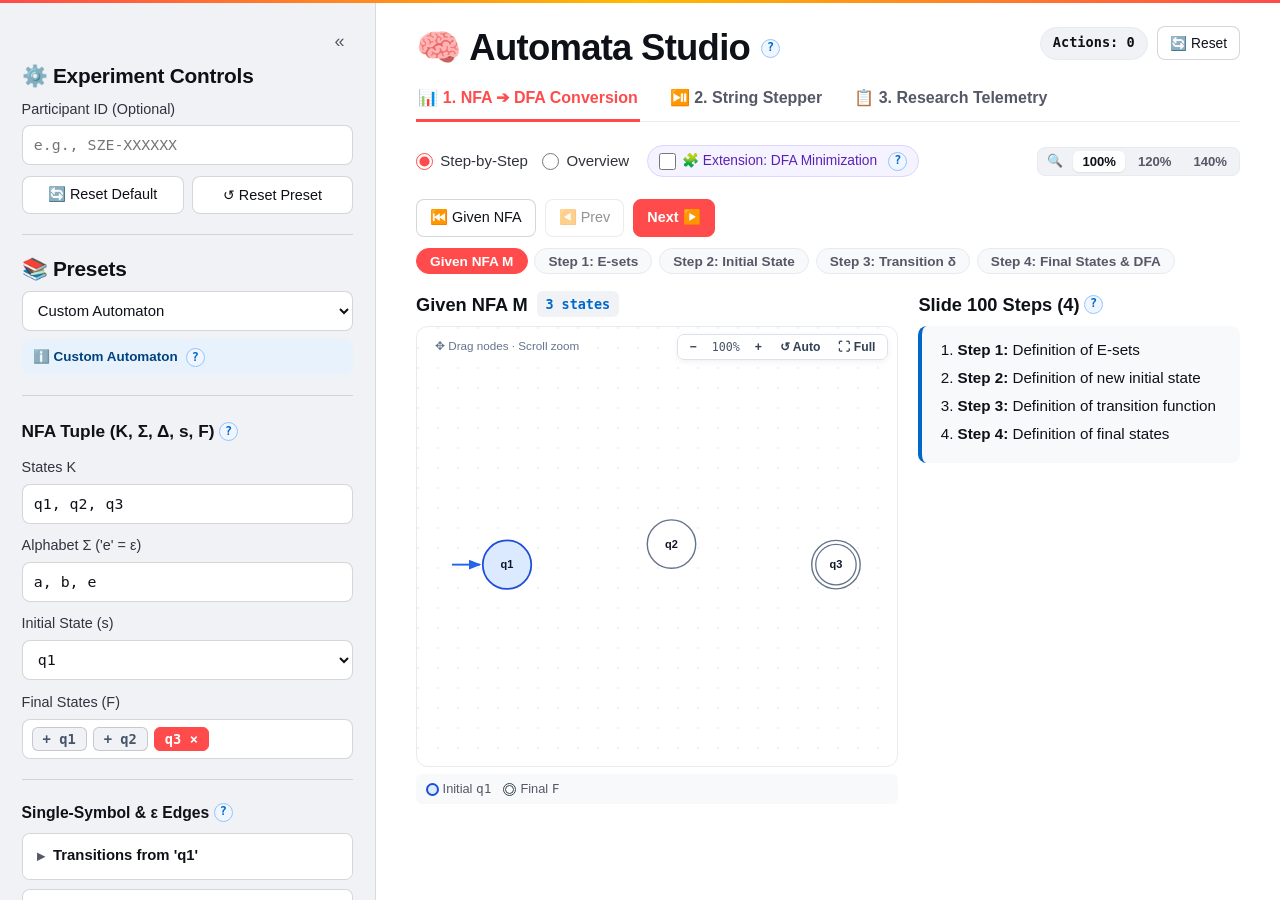
<file: index.html>
<!DOCTYPE html>
<html lang="en">
<head>
<meta charset="UTF-8" />
<meta name="viewport" content="width=device-width, initial-scale=1.0" />
<title>Automata Studio: Cognitive Learning Lab</title>
<link rel="stylesheet" href="./assets/automata-studio.css" />
</head>
<body>
<div class="st-top-ribbon"></div>
<button type="button" class="sidebar-open-fab" onclick="toggleSidebar(false)" title="Expand Sidebar">
<span>»</span> <span>Controls</span>
</button>
<div class="st-app-shell">
<!-- Left Sidebar -->
<aside class="st-sidebar" id="stSidebar">
<button type="button" class="sidebar-collapse-btn" onclick="toggleSidebar(true)" title="Collapse Sidebar">«</button>
<div>
<div style="display:flex;align-items:center;justify-content:space-between;margin-bottom:0.55rem;">
<h2>⚙️ Experiment Controls</h2>
<span id="resetStatusToast" class="hidden" style="font-size:0.82rem;font-weight:700;color:#059669;">✓ Reset</span>
</div>
<label class="st-label" for="participantIdInput">Participant ID (Optional)</label>
<input id="participantIdInput" type="text" placeholder="e.g., SZE-XXXXXX" class="st-input mono" />
<div class="st-btn-row" style="margin-top:0.65rem;">
<button type="button" id="btnSidebarResetDefault" onclick="resetToDefault()" class="st-btn">🔄 Reset Default</button>
<button type="button" id="btnSidebarResetPreset" onclick="resetCurrentPreset()" class="st-btn">↺ Reset Preset</button>
</div>
</div>
<hr class="st-divider" />
<div style="display:flex;flex-direction:column;gap:0.55rem;">
<h2>📚 Presets</h2>
<div>
<select id="presetSelect" class="st-select" aria-label="Select Scenario Preset">
<option value="Custom Automaton">Custom Automaton</option>
<option value="NFA → DFA: Example 1">NFA → DFA: Example 1</option>
<option value="NFA → DFA: Example 2">NFA → DFA: Example 2</option>
<option value="NFA → DFA: Example 3">NFA → DFA: Example 3</option>
<option value="NFA → DFA: Example 4">NFA → DFA: Example 4</option>
<option value="NFA → DFA: Example 5">NFA → DFA: Example 5</option>
</select>
</div>
<div id="scenarioDescriptionBox" class="st-info-box" style="padding:0.5rem 0.7rem;font-size:0.84rem;"></div>
</div>
<hr class="st-divider" />
<div style="display:flex;flex-direction:column;gap:0.65rem;">
<h3 style="display:flex;align-items:center;">
<span>NFA Tuple (K, Σ, Δ, s, F)</span>
<span class="q-help" onmouseenter="logHelpHover('sidebar_nfa_tuple', this)">
<button type="button" class="q-help-btn" onclick="toggleHelpPin(event, 'sidebar_nfa_tuple')" aria-label="NFA specification help">?</button>
<span class="q-help-pop pop-left">Define finite states <code>K</code> (comma-separated, e.g. <code>q1, q2, q3</code>) and single-character alphabet <code>Σ</code> (use <code>e</code> for empty transition <code>ε</code>).</span>
</span>
</h3>
<div>
<label class="st-label" for="statesInput">States K</label>
<input id="statesInput" type="text" value="q1, q2, q3" class="st-input mono" />
</div>
<div>
<label class="st-label" for="alphabetInput">Alphabet Σ ('e' = ε)</label>
<input id="alphabetInput" type="text" value="a, b, e" class="st-input mono" />
</div>
<div>
<label class="st-label" for="startStateSelect">Initial State (s)</label>
<select id="startStateSelect" class="st-select mono"></select>
</div>
<div>
<label class="st-label">Final States (F)</label>
<div id="acceptStatesContainer" class="st-multiselect-box"></div>
</div>
</div>
<hr class="st-divider" />
<div style="display:flex;flex-direction:column;gap:0.5rem;">
<h4 style="display:flex;align-items:center;">
<span>Single-Symbol &amp; ε Edges</span>
<span class="q-help" onmouseenter="logHelpHover('sidebar_single_edges', this)">
<button type="button" class="q-help-btn" onclick="toggleHelpPin(event, 'sidebar_single_edges')" aria-label="Single-symbol edges help">?</button>
<span class="q-help-pop pop-left">Expand any state <code>qi</code> below to toggle outgoing transitions for individual symbols in <code>Σ</code> or <code>ε (e)</code>.</span>
</span>
</h4>
<div id="transitionsBuilderContainer" class="st-expander-stack"></div>
</div>
<hr class="st-divider" />
<div style="display:flex;flex-direction:column;gap:0.5rem;">
<h4 style="display:flex;align-items:center;">
<span>String Transitions (|w| ≥ 2)</span>
<span class="q-help" onmouseenter="logHelpHover('sidebar_string_edges', this)">
<button type="button" class="q-help-btn" onclick="toggleHelpPin(event, 'sidebar_string_edges')" aria-label="String transitions help">?</button>
<span class="q-help-pop pop-left">Add multi-symbol string arcs (e.g. <code>ab</code>, <code>aa</code>, <code>ba</code>, <code>bb</code>). When at least one string arc exists, Slide 100 Step 1 automatically splits it into single-symbol transitions via new states.</span>
</span>
</h4>
<div id="stringRulesListContainer" class="str-rules-list"></div>
<div class="str-add-grid">
<div>
<label class="st-label" for="strFromSelect" style="font-size:0.8rem;">From</label>
<select id="strFromSelect" class="st-select mono" style="padding:0.35rem 0.45rem;"></select>
</div>
<div>
<label class="st-label" for="strLabelInput" style="font-size:0.8rem;">String</label>
<input id="strLabelInput" type="text" placeholder="ab" class="st-input mono" style="padding:0.35rem 0.5rem;" />
</div>
<div>
<label class="st-label" for="strToSelect" style="font-size:0.8rem;">To</label>
<select id="strToSelect" class="st-select mono" style="padding:0.35rem 0.45rem;"></select>
</div>
</div>
<button type="button" id="btnAddStringTransition" onclick="addStringTransitionRule()" class="st-btn" style="width:100%;">
➕ Add String Transition
</button>
<div id="stringRuleErrorBox" class="st-banner st-banner-error hidden" style="margin-bottom:0;font-size:0.84rem;padding:0.55rem 0.75rem;"></div>
</div>
</aside>
<!-- Main Content -->
<main class="st-main">
<div class="st-hero-row" style="margin-bottom:0.55rem;">
<h1 class="st-title" style="display:flex;align-items:center;gap:0.4rem;">
<span>🧠 Automata Studio</span>
<span class="q-help" onmouseenter="logHelpHover('app_overview', this)">
<button type="button" class="q-help-btn" onclick="toggleHelpPin(event, 'app_overview')" aria-label="Application overview">?</button>
<span class="q-help-pop pop-left">Interactive NFA → DFA conversion laboratory aligned with Lecture 5 (Slide 100): automatic 4/5-step detection, E-set &amp; δ path highlighting, character-by-character string tracing, plus an optional DFA Minimization extension.</span>
</span>
</h1>
<div class="st-top-meta">
<span class="st-badge-pill" id="headerSessionBadge">Actions: 0</span>
<button type="button" onclick="resetToDefault()" class="st-btn" style="min-height:34px;padding:0.3rem 0.75rem;font-size:0.86rem;">
🔄 Reset
</button>
</div>
</div>
<!-- Tabs (Strictly 3 Tabs) -->
<nav class="st-tabs">
<button type="button" id="tabBtnPipeline" onclick="switchTab('pipeline')" class="st-tab active">
📊 1. NFA ➔ DFA Conversion
</button>
<button type="button" id="tabBtnStepper" onclick="switchTab('stepper')" class="st-tab">
⏯️ 2. String Stepper
</button>
<button type="button" id="tabBtnTelemetry" onclick="switchTab('telemetry')" class="st-tab">
📋 3. Research Telemetry
</button>
</nav>
<div id="globalValidationErrorBanner" class="st-banner st-banner-error hidden"></div>
<!-- TAB 1: CONVERSION PIPELINE -->
<section id="tabPanelPipeline">
<div class="st-toolbar" style="justify-content:space-between;">
<div style="display:flex;flex-wrap:wrap;align-items:center;gap:1.1rem;">
<div class="st-radio-row" style="gap:0.9rem;">
<label>
<input type="radio" name="pipelineViewMode" value="interactive" checked onchange="setPipelineViewMode(this.value)" />
<span>Step-by-Step</span>
</label>
<label>
<input type="radio" name="pipelineViewMode" value="overview" onchange="setPipelineViewMode(this.value)" />
<span>Overview</span>
</label>
</div>
<span class="ext-toggle-chip">
<label class="st-checkbox-label" style="font-size:0.86rem;color:#5b21b6;gap:0.4rem;">
<input type="checkbox" id="chkOptionalMinDfa" autocomplete="off" onchange="toggleOptionalMinDfa(this.checked)" />
<span>🧩 Extension: DFA Minimization</span>
</label>
<span class="q-help" onmouseenter="logHelpHover('ext_min_toggle', this)">
<button type="button" class="q-help-btn" onclick="toggleHelpPin(event, 'ext_min_toggle')" aria-label="Extension info">?</button>
<span class="q-help-pop pop-left">Optional extension beyond the core 4–5 NFA → DFA steps (Slide 100). Walks group-by-group through Moore partition refinement (<code>P0 → Pr → Minimized DFA</code>).</span>
</span>
</span>
</div>
<div class="zoom-group" title="Adjust diagram magnification">
<span style="font-size:0.8rem;padding:0 6px;color:var(--st-muted);">🔍</span>
<button type="button" class="zoom-btn active" onclick="setDiagramScale(1, this)">100%</button>
<button type="button" class="zoom-btn" onclick="setDiagramScale(1.2, this)">120%</button>
<button type="button" class="zoom-btn" onclick="setDiagramScale(1.4, this)">140%</button>
</div>
</div>
<!-- Mode A: Interactive Step-by-Step Walkthrough -->
<div id="interactiveWalkthroughWrap">
<div class="conv-nav-bar">
<button type="button" id="btnConvGiven" onclick="convStepAction('reset')" class="st-btn">⏮️ Given NFA</button>
<button type="button" id="btnConvPrev" onclick="convStepAction('prev')" class="st-btn">◀️ Prev</button>
<button type="button" id="btnConvNext" onclick="convStepAction('next')" class="st-btn st-btn-primary">Next ▶️</button>
<button type="button" id="btnConvSkipMajor" onclick="convStepAction('next_major')" class="st-btn hidden" title="Skip remaining sub-steps and jump to next major stage">⏭️ Next Stage</button>
</div>
<div id="convStagePillsContainer" class="conv-pills-row"></div>
<div id="convActiveStageContent"></div>
</div>
<!-- Mode B: Full Pipeline Overview -->
<div id="fullOverviewWrap" class="hidden">
<div id="overviewGraphsGrid" class="overview-grid overview-cols-2"></div>
<h4 class="st-h4" style="margin-bottom:0.65rem;">Derivations (Slide 100)</h4>
<div id="overviewStepsStack" class="st-expander-stack"></div>
</div>
</section>
<!-- TAB 2: STEP-BY-STEP STRING STEPPER -->
<section id="tabPanelStepper" class="hidden">
<div style="display:flex;align-items:center;gap:0.4rem;margin-bottom:0.35rem;">
<h3 class="st-h3" style="margin-bottom:0;">String Stepper</h3>
<span class="q-help" onmouseenter="logHelpHover('tab_stepper_help', this)">
<button type="button" class="q-help-btn" onclick="toggleHelpPin(event, 'tab_stepper_help')" aria-label="String stepper help">?</button>
<span class="q-help-pop pop-left">Trace how the Converted DFA (or Minimized DFA when the Extension is enabled) processes an input string character-by-character.</span>
</span>
</div>
<div class="stepper-top-grid">
<div>
<label class="st-label" for="stepperStringInput">Input String to Trace:</label>
<input id="stepperStringInput" type="text" autocomplete="off" value="" placeholder="Enter a string over Σ (e.g., abba)..." class="st-input mono" style="font-size:1.05rem;" />
</div>
<div id="stepperTargetColumn">
<span class="st-label">Target Automaton:</span>
<div id="stepperTargetRadioWrap" class="st-radio-row">
<label>
<input type="radio" name="stepperTargetMachine" value="Converted DFA" autocomplete="off" checked />
<span>Converted DFA</span>
</label>
<label id="lblStepperMinDfaOption" class="hidden">
<input type="radio" name="stepperTargetMachine" value="Minimized DFA" autocomplete="off" />
<span>Minimized DFA</span>
</label>
</div>
</div>
</div>
<div id="stepperBlankCustomPrompt" class="st-banner st-banner-info hidden" style="margin-top:1.1rem;">
ℹ️ Add transitions in the sidebar and enter a test string above to trace step-by-step execution.
</div>
<div id="stepperExecutionArea">
<div class="stepper-btn-bar">
<button type="button" id="btnStepReset" onclick="stepperAction('reset')" class="st-btn">⏮️ Reset</button>
<button type="button" id="btnStepPrev" onclick="stepperAction('prev')" class="st-btn">◀️ Prev</button>
<button type="button" id="btnStepNext" onclick="stepperAction('next')" class="st-btn st-btn-primary">Next ▶️</button>
<div></div>
</div>
<div class="stepper-status-line">
<strong id="stepperProgressLabel">Step 0 of 0</strong>
<span> &nbsp;|&nbsp; Active State: </span>
<span class="inline-code" id="stepperActiveStateBadge">{q1}</span>
<span> &nbsp;|&nbsp; Path: </span>
<span class="inline-code" id="stepperTraceSequence" style="color:#0068c9;">{q1}</span>
</div>
<div class="tape-line">
<strong>Input Tape:</strong>
<div id="stepperTapeContainer" style="display:inline-flex;flex-wrap:wrap;gap:6px;align-items:center;"></div>
</div>
<div id="stepperSplitWrap" class="conv-split-grid" style="margin-top:0.85rem;">
<div>
<div id="stepperGraphContainer" class="st-graph-frame"></div>
</div>
<div>
<div id="stepperSideTraceCard" class="compact-math-card"></div>
<div class="st-table-wrap">
<table class="st-table">
<thead>
<tr>
<th>Step</th>
<th>Configuration (q, w)</th>
<th>Transition δ</th>
</tr>
</thead>
<tbody id="stepperTraceTableBody"></tbody>
</table>
</div>
<div id="stepperResultBanner" class="hidden" style="margin-top:0.75rem;"></div>
</div>
</div>
</div>
</section>
<!-- TAB 3: RESEARCH TELEMETRY & ACTIVITY LOG -->
<section id="tabPanelTelemetry" class="hidden">
<h3 class="st-h3">📋 Educational Interaction Telemetry</h3>
<p class="st-caption">Verifiable interaction log recorded during this learning session. Useful for research validation.</p>
<div class="st-metrics-grid">
<div class="st-metric-box">
<div class="st-metric-lbl">Active Session Time</div>
<div id="metricSessionTime" class="st-metric-val">0.0 mins</div>
</div>
<div class="st-metric-box">
<div class="st-metric-lbl">Total User Actions</div>
<div id="metricTotalActions" class="st-metric-val">0 events</div>
</div>
</div>
<div>
<div style="display:flex;align-items:center;justify-content:space-between;gap:1rem;flex-wrap:wrap;">
<div>
<h4 class="st-h4">Session Verification Code</h4>
<p class="st-caption" style="margin-bottom:0.4rem;">You can copy this JSON string as proof of active participation if requested by your instructor:</p>
</div>
<button type="button" id="btnCopyTelemetry" onclick="copyTelemetryJson()" class="st-btn">📋 Copy JSON</button>
</div>
<pre id="telemetryJsonPre" class="st-code-block"></pre>
</div>
<div style="margin-top:1.5rem;">
<label class="st-checkbox-label">
<input type="checkbox" id="chkDetailedEventLog" onchange="updateTelemetryView()" />
<span>Show Detailed Action Event Log</span>
</label>
<div id="detailedEventLogContainer" class="st-table-wrap hidden" style="margin-top:0.85rem;">
<table class="st-table">
<thead>
<tr>
<th>#</th>
<th>timestamp_sec</th>
<th>action</th>
<th>details</th>
</tr>
</thead>
<tbody id="detailedEventLogBody"></tbody>
</table>
</div>
</div>
</section>
</main>
</div>
<script src="./assets/app-core.js"></script>
<script src="./assets/app-ui.js"></script>
</body>
</html>
</file>
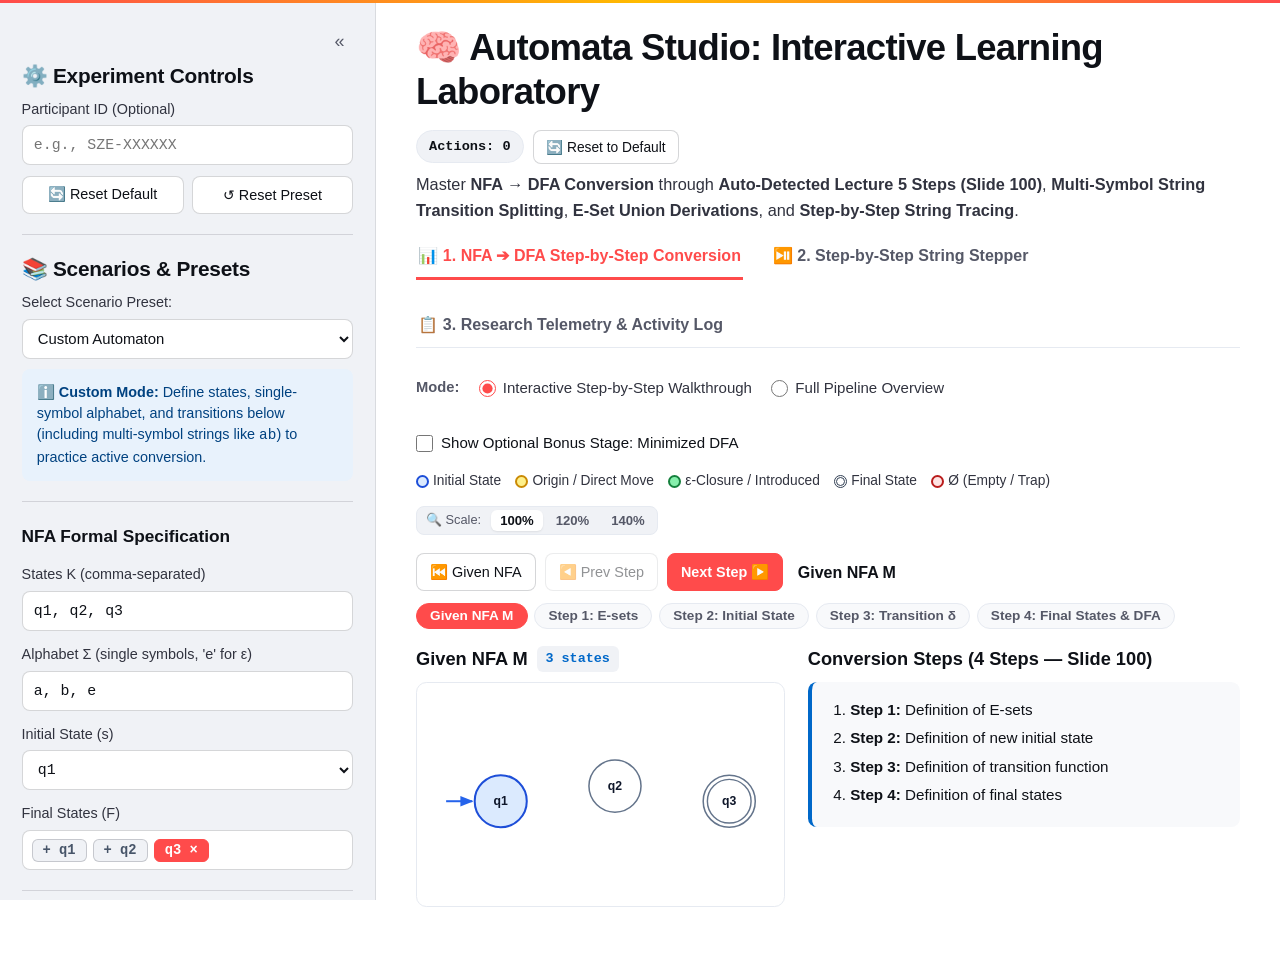
<file: stable.html>
<!DOCTYPE html>
<html lang="en">
<head>
  <meta charset="UTF-8" />
  <meta name="viewport" content="width=device-width, initial-scale=1.0" />
  <title>Automata Studio: Cognitive Learning Lab</title>
  <style>
    :root {
      --st-bg: #ffffff;
      --st-sidebar-bg: #f0f2f6;
      --st-surface: #f8f9fb;
      --st-text: #31333F;
      --st-heading: #0e1117;
      --st-muted: #555867;
      --st-border: rgba(49, 51, 63, 0.2);
      --st-border-soft: #e6eaf1;
      --st-primary: #ff4b4b;
      --st-primary-hover: #e03c3c;
      --st-blue: #0068c9;
      --st-info-bg: #e8f2fc;
      --st-info-text: #004280;
      --st-success-bg: #e6f6ed;
      --st-success-text: #0f5132;
      --st-error-bg: #fde8e8;
      --st-error-text: #842029;
      --st-warn-bg: #fff8e6;
      --st-warn-text: #664d03;
      --mono: "Source Code Pro", "JetBrains Mono", ui-monospace, SFMono-Regular, Menlo, Monaco, Consolas, monospace;
      --sans: "Source Sans Pro", -apple-system, BlinkMacSystemFont, "Segoe UI", Roboto, Helvetica, Arial, sans-serif;
      --diagram-scale: 1;
    }

    * { box-sizing: border-box; margin: 0; padding: 0; }
    html, body {
      font-family: var(--sans);
      font-size: 16px;
      background: var(--st-bg);
      color: var(--st-text);
      min-height: 100vh;
      line-height: 1.6;
      -webkit-font-smoothing: antialiased;
    }
    code, pre, .mono { font-family: var(--mono); }

    .st-top-ribbon {
      position: fixed;
      top: 0; left: 0; right: 0;
      height: 3px;
      background: linear-gradient(90deg, #ff4b4b 0%, #ffbb00 50%, #ff4b4b 100%);
      z-index: 100;
    }

    .st-app-shell {
      display: flex;
      min-height: 100vh;
      width: 100%;
      padding-top: 3px;
    }

    .st-sidebar {
      width: 376px;
      min-width: 376px;
      max-width: 376px;
      background: var(--st-sidebar-bg);
      border-right: 1px solid rgba(49, 51, 63, 0.12);
      padding: 1.5rem 1.35rem 3rem;
      height: calc(100vh - 3px);
      position: sticky;
      top: 3px;
      overflow-y: auto;
      display: flex;
      flex-direction: column;
      gap: 1.05rem;
      transition: margin-left 0.22s ease, opacity 0.18s ease;
      z-index: 40;
    }
    body.sidebar-collapsed .st-sidebar {
      margin-left: -376px;
      opacity: 0;
      pointer-events: none;
    }

    .sidebar-collapse-btn {
      align-self: flex-end;
      background: transparent;
      border: 1px solid transparent;
      border-radius: 6px;
      color: var(--st-muted);
      font-size: 18px;
      line-height: 1;
      padding: 4px 8px;
      cursor: pointer;
      margin-bottom: -10px;
    }
    .sidebar-collapse-btn:hover {
      background: rgba(49, 51, 63, 0.08);
      color: var(--st-heading);
    }

    .sidebar-open-fab {
      position: fixed;
      top: 14px;
      left: 14px;
      z-index: 60;
      background: var(--st-sidebar-bg);
      border: 1px solid var(--st-border);
      border-radius: 8px;
      padding: 7px 12px;
      font-size: 14px;
      font-weight: 600;
      color: var(--st-heading);
      cursor: pointer;
      box-shadow: 0 2px 6px rgba(0, 0, 0, 0.08);
      display: none;
      align-items: center;
      gap: 6px;
    }
    body.sidebar-collapsed .sidebar-open-fab { display: inline-flex; }
    .sidebar-open-fab:hover { background: #e2e6ee; }

    .st-sidebar h2 {
      font-size: 1.3rem;
      font-weight: 700;
      color: var(--st-heading);
      letter-spacing: -0.01em;
      line-height: 1.3;
    }
    .st-sidebar h3 {
      font-size: 1.08rem;
      font-weight: 700;
      color: var(--st-heading);
      margin-top: 0.1rem;
    }
    .st-sidebar h4 {
      font-size: 0.98rem;
      font-weight: 700;
      color: var(--st-heading);
    }
    .st-divider {
      border: 0;
      border-top: 1px solid rgba(49, 51, 63, 0.16);
      margin: 0.2rem 0;
    }
    .st-label {
      display: block;
      font-size: 0.9rem;
      font-weight: 500;
      color: var(--st-text);
      margin-bottom: 0.3rem;
    }
    .st-input, .st-select {
      width: 100%;
      min-height: 40px;
      padding: 0.45rem 0.7rem;
      font-size: 0.93rem;
      border: 1px solid var(--st-border);
      border-radius: 0.5rem;
      background: #ffffff;
      color: var(--st-heading);
      outline: none;
      transition: border-color 0.15s, box-shadow 0.15s;
    }
    .st-input:focus, .st-select:focus {
      border-color: var(--st-primary);
      box-shadow: 0 0 0 2px rgba(255, 75, 75, 0.2);
    }

    .st-btn-row { display: grid; grid-template-columns: 1fr 1fr; gap: 0.5rem; }
    .st-btn {
      min-height: 38px;
      padding: 0.4rem 0.82rem;
      border-radius: 0.5rem;
      border: 1px solid var(--st-border);
      background: #ffffff;
      color: var(--st-heading);
      font-size: 0.9rem;
      font-weight: 500;
      cursor: pointer;
      display: inline-flex;
      align-items: center;
      justify-content: center;
      gap: 0.35rem;
      transition: border-color 0.15s, color 0.15s, background 0.15s;
    }
    .st-btn:hover:not(:disabled) {
      border-color: var(--st-primary);
      color: var(--st-primary);
      background: #fffafa;
    }
    .st-btn:disabled {
      opacity: 0.45;
      cursor: not-allowed;
    }
    .st-btn-primary {
      background: var(--st-primary);
      border-color: var(--st-primary);
      color: #ffffff;
      font-weight: 600;
    }
    .st-btn-primary:hover:not(:disabled) {
      background: var(--st-primary-hover);
      border-color: var(--st-primary-hover);
      color: #ffffff;
    }

    .st-info-box {
      padding: 0.8rem 0.95rem;
      border-radius: 0.5rem;
      background: var(--st-info-bg);
      color: var(--st-info-text);
      font-size: 0.9rem;
      line-height: 1.48;
    }

    .st-multiselect-box {
      display: flex;
      flex-wrap: wrap;
      gap: 6px;
      padding: 7px 9px;
      min-height: 40px;
      border-radius: 0.5rem;
      border: 1px solid var(--st-border);
      background: #ffffff;
      align-items: center;
    }
    .st-tag {
      padding: 3px 10px;
      border-radius: 6px;
      font-size: 0.86rem;
      font-family: var(--mono);
      font-weight: 600;
      cursor: pointer;
      border: 1px solid rgba(49, 51, 63, 0.22);
      background: #f0f2f6;
      color: #475569;
      transition: all 0.12s;
    }
    .st-tag:hover { border-color: var(--st-primary); color: var(--st-heading); }
    .st-tag.selected {
      background: var(--st-primary);
      border-color: var(--st-primary);
      color: #ffffff;
    }

    .st-expander-stack { display: flex; flex-direction: column; gap: 0.55rem; }
    details.st-expander {
      border: 1px solid var(--st-border);
      border-radius: 0.5rem;
      background: #ffffff;
      overflow: hidden;
    }
    details.st-expander > summary {
      padding: 0.65rem 0.9rem;
      font-size: 0.93rem;
      font-weight: 600;
      color: var(--st-heading);
      cursor: pointer;
      user-select: none;
      list-style: none;
      display: flex;
      align-items: center;
      gap: 0.5rem;
      background: #ffffff;
    }
    details.st-expander > summary:hover { color: var(--st-primary); }
    details.st-expander > summary::-webkit-details-marker { display: none; }
    details.st-expander > summary::before {
      content: "▸";
      font-size: 0.95rem;
      color: var(--st-muted);
      transition: transform 0.15s;
      display: inline-block;
    }
    details.st-expander[open] > summary::before { transform: rotate(90deg); }
    details.st-expander[open] > summary { border-bottom: 1px solid var(--st-border-soft); }
    .st-expander-content {
      padding: 0.75rem 0.9rem;
      display: flex;
      flex-direction: column;
      gap: 0.6rem;
    }
    .trans-rule-block { display: flex; flex-direction: column; gap: 0.25rem; }
    .trans-rule-lbl { font-size: 0.85rem; color: var(--st-muted); font-family: var(--mono); font-weight: 600; }

    /* String Transitions Sidebar Widget */
    .str-rules-list {
      display: flex;
      flex-direction: column;
      gap: 0.4rem;
    }
    .str-rule-item {
      display: flex;
      align-items: center;
      justify-content: space-between;
      padding: 0.4rem 0.65rem;
      border-radius: 0.45rem;
      background: #ffffff;
      border: 1px solid var(--st-border-soft);
      font-family: var(--mono);
      font-size: 0.88rem;
      font-weight: 600;
      color: var(--st-heading);
    }
    .str-rule-del {
      border: 0;
      background: #fee2e2;
      color: #b91c1c;
      border-radius: 5px;
      padding: 2px 8px;
      font-size: 0.82rem;
      font-weight: 700;
      cursor: pointer;
    }
    .str-rule-del:hover { background: #fecaca; }
    .str-add-grid {
      display: grid;
      grid-template-columns: 1fr 1.15fr 1fr;
      gap: 0.4rem;
      align-items: end;
    }

    /* Main Content Canvas */
    .st-main {
      flex: 1;
      min-width: 0;
      padding: 1.45rem 2.5rem 3rem;
      background: #ffffff;
    }
    @media (max-width: 980px) {
      .st-app-shell { flex-direction: column; }
      .st-sidebar {
        width: 100%; min-width: 100%; max-width: 100%;
        height: auto; position: relative; top: 0;
      }
      body.sidebar-collapsed .st-sidebar { margin-left: 0; display: none; }
      .st-main { padding: 1.4rem 1.1rem 3rem; }
    }

    .st-hero-row {
      display: flex;
      flex-wrap: wrap;
      align-items: flex-start;
      justify-content: space-between;
      gap: 1rem;
      margin-bottom: 0.45rem;
    }
    .st-title {
      font-size: 2.28rem;
      font-weight: 700;
      color: var(--st-heading);
      letter-spacing: -0.02em;
      line-height: 1.2;
    }
    .st-lead {
      font-size: 1.02rem;
      color: var(--st-text);
      margin-bottom: 0.85rem;
    }
    .st-top-meta {
      display: flex;
      align-items: center;
      gap: 0.6rem;
      flex-wrap: wrap;
    }
    .st-badge-pill {
      padding: 0.3rem 0.75rem;
      border-radius: 999px;
      background: var(--st-sidebar-bg);
      border: 1px solid var(--st-border-soft);
      font-size: 0.85rem;
      font-family: var(--mono);
      font-weight: 600;
      color: var(--st-heading);
    }

    .st-tabs {
      display: flex;
      flex-wrap: wrap;
      gap: 1.7rem;
      border-bottom: 1px solid var(--st-border-soft);
      margin-bottom: 0.85rem;
    }
    .st-tab {
      background: transparent;
      border: 0;
      border-bottom: 3px solid transparent;
      padding: 0.6rem 0.15rem 0.7rem;
      font-size: 1rem;
      font-weight: 600;
      color: var(--st-muted);
      cursor: pointer;
      margin-bottom: -1px;
      transition: color 0.15s, border-color 0.15s;
    }
    .st-tab:hover { color: var(--st-primary); }
    .st-tab.active {
      color: var(--st-primary);
      border-bottom-color: var(--st-primary);
    }

    .st-h3 {
      font-size: 1.48rem;
      font-weight: 700;
      color: var(--st-heading);
      letter-spacing: -0.01em;
      margin-bottom: 0.25rem;
    }
    .st-h4 {
      font-size: 1.14rem;
      font-weight: 700;
      color: var(--st-heading);
      display: flex;
      align-items: center;
      gap: 0.55rem;
      flex-wrap: wrap;
    }
    .st-caption {
      font-size: 0.92rem;
      color: var(--st-muted);
      margin-bottom: 0.8rem;
    }

    .st-banner {
      padding: 0.8rem 1rem;
      border-radius: 0.55rem;
      font-size: 0.93rem;
      margin-bottom: 0.8rem;
      line-height: 1.5;
    }
    .st-banner-info { background: var(--st-info-bg); color: var(--st-info-text); border: 1px solid #cbe2fa; }
    .st-banner-success { background: var(--st-success-bg); color: var(--st-success-text); border: 1px solid #b8e6cc; }
    .st-banner-warn { background: var(--st-warn-bg); color: var(--st-warn-text); border: 1px solid #f5dfa3; }
    .st-banner-error { background: var(--st-error-bg); color: var(--st-error-text); border: 1px solid #f7c2c7; }

    .st-toolbar {
      display: flex;
      flex-wrap: wrap;
      align-items: center;
      justify-content: space-between;
      gap: 0.9rem;
      padding: 0.45rem 0;
      margin-bottom: 0.7rem;
    }
    .st-checkbox-label {
      display: inline-flex;
      align-items: center;
      gap: 0.5rem;
      font-size: 0.94rem;
      font-weight: 500;
      color: var(--st-heading);
      cursor: pointer;
      user-select: none;
    }
    .st-checkbox-label input[type="checkbox"] {
      width: 17px;
      height: 17px;
      accent-color: var(--st-primary);
      cursor: pointer;
    }
    .legend-and-zoom {
      display: flex;
      flex-wrap: wrap;
      align-items: center;
      gap: 0.9rem;
      font-size: 0.86rem;
      color: var(--st-text);
    }
    .legend-dot {
      width: 13px; height: 13px; border-radius: 999px; display: inline-block; vertical-align: middle; margin-right: 4px;
    }
    .zoom-group {
      display: inline-flex;
      align-items: center;
      gap: 4px;
      background: var(--st-sidebar-bg);
      padding: 3px;
      border-radius: 8px;
      border: 1px solid var(--st-border-soft);
    }
    .zoom-btn {
      border: 0;
      background: transparent;
      padding: 3px 9px;
      border-radius: 6px;
      font-size: 0.82rem;
      font-weight: 600;
      cursor: pointer;
      color: var(--st-muted);
    }
    .zoom-btn.active { background: #ffffff; color: var(--st-heading); box-shadow: 0 1px 2px rgba(0,0,0,0.08); }

    /* Interactive Conversion Stepper Pill Bar */
    .conv-nav-bar {
      display: flex;
      flex-wrap: wrap;
      align-items: center;
      gap: 0.55rem;
      margin-bottom: 0.7rem;
    }
    .conv-pills-row {
      display: flex;
      flex-wrap: wrap;
      gap: 0.42rem;
      margin-bottom: 0.95rem;
    }
    .conv-pill {
      border: 1px solid var(--st-border-soft);
      background: var(--st-surface);
      color: var(--st-muted);
      border-radius: 999px;
      padding: 0.3rem 0.82rem;
      font-size: 0.85rem;
      font-weight: 600;
      cursor: pointer;
      transition: all 0.14s;
    }
    .conv-pill:hover { border-color: var(--st-primary); color: var(--st-heading); }
    .conv-pill.active {
      background: var(--st-primary);
      border-color: var(--st-primary);
      color: #ffffff;
    }

    /* Sub-step Explorer Bar & Trace Cards */
    .substep-bar {
      display: flex;
      flex-wrap: wrap;
      align-items: center;
      gap: 0.38rem;
      padding: 0.5rem 0.65rem;
      background: var(--st-surface);
      border: 1px solid var(--st-border-soft);
      border-radius: 0.55rem;
      margin-bottom: 0.85rem;
    }
    .substep-pill {
      border: 1px solid var(--st-border-soft);
      background: #ffffff;
      color: var(--st-muted);
      border-radius: 6px;
      padding: 0.22rem 0.62rem;
      font-size: 0.81rem;
      font-family: var(--mono);
      font-weight: 600;
      cursor: pointer;
      transition: all 0.12s;
    }
    .substep-pill:hover { border-color: var(--st-blue); color: var(--st-heading); }
    .substep-pill.active {
      background: var(--st-blue);
      border-color: var(--st-blue);
      color: #ffffff;
    }
    .substep-nav-mini {
      border: 1px solid var(--st-border);
      background: #ffffff;
      color: var(--st-heading);
      border-radius: 6px;
      padding: 0.22rem 0.6rem;
      font-size: 0.8rem;
      font-weight: 600;
      cursor: pointer;
    }
    .substep-nav-mini:hover:not(:disabled) { border-color: var(--st-blue); color: var(--st-blue); }
    .substep-nav-mini:disabled { opacity: 0.4; cursor: not-allowed; }

    .substep-trace-card {
      padding: 0.85rem 1.05rem;
      border-radius: 0.55rem;
      background: #f8fafc;
      border: 1px solid #dbeafe;
      border-left: 4px solid var(--st-blue);
      margin-bottom: 0.8rem;
      font-size: 0.9rem;
      line-height: 1.55;
    }
    .trace-step-line {
      display: flex;
      flex-wrap: wrap;
      align-items: center;
      gap: 0.4rem;
      margin-top: 0.35rem;
    }
    .hop-chip-move {
      display: inline-block;
      padding: 1px 8px;
      border-radius: 5px;
      background: #fff1f2;
      border: 1px solid #fda4af;
      color: #be123c;
      font-family: var(--mono);
      font-size: 0.83rem;
      font-weight: 700;
    }
    .hop-chip-eps {
      display: inline-block;
      padding: 1px 8px;
      border-radius: 5px;
      background: #f0fdf4;
      border: 1px solid #86efac;
      color: #15803d;
      font-family: var(--mono);
      font-size: 0.83rem;
      font-weight: 700;
    }
    .hop-chip-origin {
      display: inline-block;
      padding: 1px 8px;
      border-radius: 5px;
      background: #fef9c3;
      border: 1px solid #fde047;
      color: #854d0e;
      font-family: var(--mono);
      font-size: 0.83rem;
      font-weight: 700;
    }
    .hop-chip-src {
      display: inline-block;
      padding: 1px 8px;
      border-radius: 5px;
      background: #dbeafe;
      border: 1px solid #93c5fd;
      color: #1e40af;
      font-family: var(--mono);
      font-size: 0.83rem;
      font-weight: 700;
    }
    .mini-graph-legend {
      display: flex;
      flex-wrap: wrap;
      gap: 0.8rem;
      font-size: 0.81rem;
      color: var(--st-muted);
      margin-top: 0.45rem;
      padding: 0.35rem 0.55rem;
      background: var(--st-surface);
      border-radius: 6px;
    }

    .conv-split-grid {
      display: grid;
      grid-template-columns: 1.06fr 1.24fr;
      gap: 1.4rem;
      align-items: start;
      margin-top: 0.4rem;
    }
    .conv-two-equal {
      display: grid;
      grid-template-columns: 1fr 1fr;
      gap: 1.4rem;
      align-items: start;
      margin-top: 0.4rem;
    }
    @media (max-width: 1180px) {
      .conv-split-grid, .conv-two-equal { grid-template-columns: 1fr; }
    }

    .overview-grid {
      display: grid;
      gap: 1.4rem;
      align-items: start;
      margin-bottom: 1.5rem;
    }
    .overview-cols-2 { grid-template-columns: repeat(2, minmax(0, 1fr)); }
    .overview-cols-3 { grid-template-columns: repeat(3, minmax(0, 1fr)); }
    .overview-cols-4 { grid-template-columns: repeat(2, minmax(0, 1fr)); }
    @media (max-width: 1200px) {
      .overview-cols-2, .overview-cols-3, .overview-cols-4 { grid-template-columns: 1fr; }
    }

    .state-count-code {
      font-family: var(--mono);
      font-size: 0.84rem;
      font-weight: 600;
      padding: 0.15rem 0.55rem;
      border-radius: 6px;
      background: var(--st-sidebar-bg);
      color: #0068c9;
    }

    .st-graph-frame {
      width: 100%;
      background: #ffffff;
      border: 1px solid var(--st-border-soft);
      border-radius: 0.65rem;
      padding: 0.9rem 0.85rem;
      min-height: 225px;
      display: flex;
      align-items: center;
      justify-content: center;
      overflow-x: auto;
    }
    .st-graph-frame svg {
      width: auto;
      max-width: calc(100% * var(--diagram-scale));
      height: auto;
      min-height: 185px;
      max-height: calc(285px * var(--diagram-scale));
      display: block;
    }
    #stepperGraphContainer {
      min-height: 275px;
      padding: 1.15rem;
    }
    #stepperGraphContainer svg {
      width: auto;
      max-width: 100%;
      height: calc(270px * var(--diagram-scale));
      min-height: 210px;
      max-height: calc(390px * var(--diagram-scale));
    }

    .formula-card {
      padding: 0.95rem 1.15rem;
      border-radius: 0.55rem;
      background: var(--st-surface);
      border-left: 4px solid var(--st-blue);
      font-family: var(--mono);
      font-size: 0.95rem;
      color: var(--st-heading);
      line-height: 1.62;
    }

    .st-table-wrap {
      overflow-x: auto;
      max-height: 280px;
      overflow-y: auto;
      border: 1px solid var(--st-border-soft);
      border-radius: 0.45rem;
    }
    table.st-table {
      width: 100%;
      border-collapse: collapse;
      font-size: 0.87rem;
      text-align: left;
    }
    table.st-table th {
      background: var(--st-surface);
      color: var(--st-muted);
      font-weight: 600;
      padding: 0.48rem 0.55rem;
      border-bottom: 1px solid var(--st-border-soft);
      position: sticky;
      top: 0;
      white-space: nowrap;
      z-index: 2;
    }
    table.st-table td {
      padding: 0.46rem 0.55rem;
      border-bottom: 1px solid #f1f3f8;
      font-family: var(--mono);
      color: var(--st-heading);
    }
    table.st-table tr.clickable-row { cursor: pointer; transition: background 0.1s; }
    table.st-table tr.clickable-row:hover td { background: #f1f7fe; }
    table.st-table tr.active-substep-row td {
      background: #e8f2fc !important;
      border-top: 1px solid #93c5fd;
      border-bottom: 1px solid #93c5fd;
    }
    table.st-table tr.pending-substep-row td {
      opacity: 0.48;
    }

    .stepper-top-grid {
      display: grid;
      grid-template-columns: 2fr 1.1fr;
      gap: 1.5rem;
      align-items: end;
      margin-top: 0.85rem;
    }
    @media (max-width: 820px) { .stepper-top-grid { grid-template-columns: 1fr; } }
    .st-radio-row {
      display: flex;
      flex-wrap: wrap;
      gap: 1.2rem;
      min-height: 38px;
      align-items: center;
      font-size: 0.94rem;
      font-weight: 500;
    }
    .st-radio-row label {
      display: inline-flex;
      align-items: center;
      gap: 0.45rem;
      cursor: pointer;
    }
    .st-radio-row input[type="radio"] {
      width: 17px;
      height: 17px;
      accent-color: var(--st-primary);
    }
    .stepper-btn-bar {
      display: grid;
      grid-template-columns: repeat(3, minmax(145px, 190px)) 1fr;
      gap: 0.75rem;
      align-items: center;
      margin-top: 1.1rem;
    }
    @media (max-width: 900px) { .stepper-btn-bar { grid-template-columns: 1fr 1fr; } }

    .stepper-status-line {
      margin-top: 1.1rem;
      font-size: 1.02rem;
      color: var(--st-heading);
    }
    .inline-code {
      font-family: var(--mono);
      background: var(--st-sidebar-bg);
      color: #09ab3b;
      padding: 0.15rem 0.5rem;
      border-radius: 5px;
      font-size: 0.93rem;
      font-weight: 600;
    }
    .tape-line {
      margin-top: 0.8rem;
      display: flex;
      flex-wrap: wrap;
      align-items: center;
      gap: 0.65rem;
      font-size: 1rem;
    }
    .tape-char-done {
      background: #dcfce7; color: #166534; padding: 4px 11px; border-radius: 6px;
      font-family: var(--mono); font-size: 1.02rem; font-weight: 700; border: 1px solid #86efac;
    }
    .tape-char-curr {
      background: #fde047; color: #0f172a; padding: 4px 11px; border-radius: 6px;
      font-family: var(--mono); font-size: 1.02rem; font-weight: 700; border: 1px solid #eab308;
    }
    .tape-char-wait {
      background: #f8fafc; color: #94a3b8; padding: 4px 11px; border-radius: 6px;
      font-family: var(--mono); font-size: 1.02rem; border: 1px solid var(--st-border-soft);
    }

    .st-alert-success {
      margin-top: 1.1rem;
      padding: 0.95rem 1.15rem;
      border-radius: 0.5rem;
      background: var(--st-success-bg);
      color: var(--st-success-text);
      font-size: 0.98rem;
    }
    .st-alert-error {
      margin-top: 1.1rem;
      padding: 0.95rem 1.15rem;
      border-radius: 0.5rem;
      background: var(--st-error-bg);
      color: var(--st-error-text);
      font-size: 0.98rem;
    }
    .st-alert-warn {
      margin-top: 1.1rem;
      padding: 0.95rem 1.15rem;
      border-radius: 0.5rem;
      background: var(--st-warn-bg);
      color: var(--st-warn-text);
      font-size: 0.98rem;
    }

    .st-metrics-grid {
      display: grid;
      grid-template-columns: repeat(2, minmax(0, 1fr));
      gap: 1.5rem;
      margin: 1.1rem 0 1.6rem;
    }
    .st-metric-box {
      padding: 1.1rem 1.25rem;
      border-radius: 0.6rem;
      border: 1px solid var(--st-border-soft);
      background: var(--st-surface);
    }
    .st-metric-lbl { font-size: 0.94rem; color: var(--st-muted); font-weight: 500; }
    .st-metric-val { font-size: 2.15rem; font-weight: 700; color: var(--st-heading); line-height: 1.2; margin-top: 0.25rem; }

    .st-code-block {
      margin-top: 0.6rem;
      padding: 1.1rem 1.25rem;
      border-radius: 0.55rem;
      background: #f8f9fb;
      border: 1px solid var(--st-border-soft);
      color: var(--st-heading);
      font-size: 0.92rem;
      overflow-x: auto;
    }
    .hidden { display: none !important; }
  </style>
</head>
<body>
  <div class="st-top-ribbon"></div>

  <button type="button" class="sidebar-open-fab" onclick="toggleSidebar(false)" title="Expand Sidebar">
    <span>»</span> <span>Controls</span>
  </button>

  <div class="st-app-shell">
    <!-- Left Sidebar -->
    <aside class="st-sidebar" id="stSidebar">
      <button type="button" class="sidebar-collapse-btn" onclick="toggleSidebar(true)" title="Collapse Sidebar">«</button>

      <div>
        <div style="display:flex;align-items:center;justify-content:space-between;margin-bottom:0.55rem;">
          <h2>⚙️ Experiment Controls</h2>
          <span id="resetStatusToast" class="hidden" style="font-size:0.82rem;font-weight:700;color:#059669;">✓ Reset</span>
        </div>
        <label class="st-label" for="participantIdInput">Participant ID (Optional)</label>
        <input id="participantIdInput" type="text" placeholder="e.g., SZE-XXXXXX" class="st-input mono" />
        <div class="st-btn-row" style="margin-top:0.65rem;">
          <button type="button" id="btnSidebarResetDefault" onclick="resetToDefault()" class="st-btn">🔄 Reset Default</button>
          <button type="button" id="btnSidebarResetPreset" onclick="resetCurrentPreset()" class="st-btn">↺ Reset Preset</button>
        </div>
      </div>

      <hr class="st-divider" />

      <div style="display:flex;flex-direction:column;gap:0.6rem;">
        <h2>📚 Scenarios &amp; Presets</h2>
        <div>
          <label class="st-label" for="presetSelect">Select Scenario Preset:</label>
          <select id="presetSelect" class="st-select">
            <option value="Custom Automaton">Custom Automaton</option>
            <option value="NFA → DFA: Example 1">NFA → DFA: Example 1</option>
            <option value="NFA → DFA: Example 2">NFA → DFA: Example 2</option>
            <option value="NFA → DFA: Example 3">NFA → DFA: Example 3</option>
            <option value="NFA → DFA: Example 4">NFA → DFA: Example 4</option>
            <option value="NFA → DFA: Example 5">NFA → DFA: Example 5</option>
          </select>
        </div>
        <div id="scenarioDescriptionBox" class="st-info-box"></div>
      </div>

      <hr class="st-divider" />

      <div style="display:flex;flex-direction:column;gap:0.75rem;">
        <h3>NFA Formal Specification</h3>
        <div>
          <label class="st-label" for="statesInput">States K (comma-separated)</label>
          <input id="statesInput" type="text" value="q1, q2, q3" class="st-input mono" />
        </div>
        <div>
          <label class="st-label" for="alphabetInput">Alphabet Σ (single symbols, 'e' for ε)</label>
          <input id="alphabetInput" type="text" value="a, b, e" class="st-input mono" />
        </div>
        <div>
          <label class="st-label" for="startStateSelect">Initial State (s)</label>
          <select id="startStateSelect" class="st-select mono"></select>
        </div>
        <div>
          <label class="st-label">Final States (F)</label>
          <div id="acceptStatesContainer" class="st-multiselect-box"></div>
        </div>
      </div>

      <hr class="st-divider" />

      <div style="display:flex;flex-direction:column;gap:0.55rem;">
        <h4>Single-Symbol &amp; ε Transitions</h4>
        <div id="transitionsBuilderContainer" class="st-expander-stack"></div>
      </div>

      <hr class="st-divider" />

      <div style="display:flex;flex-direction:column;gap:0.55rem;">
        <h4>Multi-Symbol / String Transitions</h4>
        <p style="font-size:0.82rem;color:var(--st-muted);line-height:1.4;">
          Add string edges (length ≥ 2, e.g., <code>ab</code>, <code>aa</code>, <code>ba</code>, <code>bb</code>) to trigger Step 1 string splitting.
        </p>
        <div id="stringRulesListContainer" class="str-rules-list"></div>
        <div class="str-add-grid">
          <div>
            <label class="st-label" for="strFromSelect" style="font-size:0.8rem;">From</label>
            <select id="strFromSelect" class="st-select mono" style="padding:0.35rem 0.45rem;"></select>
          </div>
          <div>
            <label class="st-label" for="strLabelInput" style="font-size:0.8rem;">String</label>
            <input id="strLabelInput" type="text" placeholder="ab" class="st-input mono" style="padding:0.35rem 0.5rem;" />
          </div>
          <div>
            <label class="st-label" for="strToSelect" style="font-size:0.8rem;">To</label>
            <select id="strToSelect" class="st-select mono" style="padding:0.35rem 0.45rem;"></select>
          </div>
        </div>
        <button type="button" id="btnAddStringTransition" onclick="addStringTransitionRule()" class="st-btn" style="width:100%;">
          ➕ Add String Transition
        </button>
        <div id="stringRuleErrorBox" class="st-banner st-banner-error hidden" style="margin-bottom:0;font-size:0.84rem;padding:0.55rem 0.75rem;"></div>
      </div>
    </aside>

    <!-- Main Content -->
    <main class="st-main">
      <div class="st-hero-row">
        <h1 class="st-title">🧠 Automata Studio: Interactive Learning Laboratory</h1>
        <div class="st-top-meta">
          <span class="st-badge-pill" id="headerSessionBadge">Actions: 0</span>
          <button type="button" onclick="resetToDefault()" class="st-btn" style="min-height:34px;padding:0.3rem 0.75rem;font-size:0.86rem;">
            🔄 Reset to Default
          </button>
        </div>
      </div>
      <p class="st-lead">
        Master <strong>NFA → DFA Conversion</strong> through <strong>Auto-Detected Lecture 5 Steps (Slide 100)</strong>,
        <strong>Multi-Symbol String Transition Splitting</strong>, <strong>E-Set Union Derivations</strong>, and <strong>Step-by-Step String Tracing</strong>.
      </p>

      <!-- Tabs (Strictly 3 Tabs) -->
      <nav class="st-tabs">
        <button type="button" id="tabBtnPipeline" onclick="switchTab('pipeline')" class="st-tab active">
          📊 1. NFA ➔ DFA Step-by-Step Conversion
        </button>
        <button type="button" id="tabBtnStepper" onclick="switchTab('stepper')" class="st-tab">
          ⏯️ 2. Step-by-Step String Stepper
        </button>
        <button type="button" id="tabBtnTelemetry" onclick="switchTab('telemetry')" class="st-tab">
          📋 3. Research Telemetry &amp; Activity Log
        </button>
      </nav>

      <div id="globalValidationErrorBanner" class="st-banner st-banner-error hidden"></div>

      <!-- TAB 1: CONVERSION PIPELINE -->
      <section id="tabPanelPipeline">
        <div class="st-toolbar">
          <div style="display:flex;flex-wrap:wrap;align-items:center;gap:1.5rem;">
            <div class="st-radio-row">
              <strong style="font-size:0.92rem;color:var(--st-muted);">Mode:</strong>
              <label>
                <input type="radio" name="pipelineViewMode" value="interactive" checked onchange="setPipelineViewMode(this.value)" />
                <span>Interactive Step-by-Step Walkthrough</span>
              </label>
              <label>
                <input type="radio" name="pipelineViewMode" value="overview" onchange="setPipelineViewMode(this.value)" />
                <span>Full Pipeline Overview</span>
              </label>
            </div>

            <label class="st-checkbox-label">
              <input type="checkbox" id="chkOptionalMinDfa" onchange="toggleOptionalMinDfa(this.checked)" />
              <span>Show Optional Bonus Stage: Minimized DFA</span>
            </label>
          </div>

          <div class="legend-and-zoom">
            <span><span class="legend-dot" style="background:#dbeafe;border:2px solid #1d4ed8;"></span>Initial State</span>
            <span><span class="legend-dot" style="background:#fef08a;border:2px solid #ca8a04;"></span>Origin / Direct Move</span>
            <span><span class="legend-dot" style="background:#86efac;border:2px solid #15803d;"></span>ε-Closure / Introduced</span>
            <span><span class="legend-dot" style="background:#ffffff;border:3px double #334155;"></span>Final State</span>
            <span><span class="legend-dot" style="background:#fee2e2;border:2px solid #b91c1c;"></span>Ø (Empty / Trap)</span>
            <div class="zoom-group" title="Adjust diagram magnification">
              <span style="font-size:0.8rem;padding:0 6px;color:var(--st-muted);">🔍 Scale:</span>
              <button type="button" class="zoom-btn active" onclick="setDiagramScale(1, this)">100%</button>
              <button type="button" class="zoom-btn" onclick="setDiagramScale(1.2, this)">120%</button>
              <button type="button" class="zoom-btn" onclick="setDiagramScale(1.4, this)">140%</button>
            </div>
          </div>
        </div>

        <!-- Mode A: Interactive Step-by-Step Walkthrough -->
        <div id="interactiveWalkthroughWrap">
          <div class="conv-nav-bar">
            <button type="button" id="btnConvGiven" onclick="convStepAction('reset')" class="st-btn">⏮️ Given NFA</button>
            <button type="button" id="btnConvPrev" onclick="convStepAction('prev')" class="st-btn">◀️ Prev Step</button>
            <button type="button" id="btnConvNext" onclick="convStepAction('next')" class="st-btn st-btn-primary">Next Step ▶️</button>
            <button type="button" id="btnConvSkipMajor" onclick="convStepAction('next_major')" class="st-btn hidden" title="Skip remaining sub-steps and advance to the next major step">⏭️ Next Major Step</button>
            <span id="convCurrentStageLabel" style="font-weight:700;color:var(--st-heading);margin-left:0.35rem;"></span>
          </div>
          <div id="convStagePillsContainer" class="conv-pills-row"></div>
          <div id="convActiveStageContent"></div>
        </div>

        <!-- Mode B: Full Pipeline Overview -->
        <div id="fullOverviewWrap" class="hidden">
          <div id="overviewGraphsGrid" class="overview-grid overview-cols-2"></div>
          <h4 class="st-h4" style="margin-bottom:0.75rem;">Complete Step-by-Step Mathematical Derivations (Slide 100)</h4>
          <div id="overviewStepsStack" class="st-expander-stack"></div>
        </div>
      </section>

      <!-- TAB 2: STEP-BY-STEP STRING STEPPER -->
      <section id="tabPanelStepper" class="hidden">
        <h3 class="st-h3">Interactive Step-by-Step String Stepper</h3>
        <p class="st-caption">Trace character-by-character transitions on the Converted DFA one click at a time.</p>

        <div class="stepper-top-grid">
          <div>
            <label class="st-label" for="stepperStringInput">Input String to Trace:</label>
            <input id="stepperStringInput" type="text" value="" placeholder="Enter a string over Σ (e.g., abba)..." class="st-input mono" style="font-size:1.05rem;" />
          </div>
          <div>
            <span class="st-label">Target Automaton:</span>
            <div id="stepperTargetRadioWrap" class="st-radio-row">
              <label>
                <input type="radio" name="stepperTargetMachine" value="Converted DFA" checked />
                <span>Converted DFA (M')</span>
              </label>
              <label id="lblStepperMinDfaOption" class="hidden">
                <input type="radio" name="stepperTargetMachine" value="Minimized DFA" />
                <span>Minimized DFA</span>
              </label>
            </div>
          </div>
        </div>

        <div id="stepperBlankCustomPrompt" class="st-banner st-banner-info hidden" style="margin-top:1.1rem;">
          ℹ️ Add transitions to your Custom Automaton in the sidebar and enter a test string above to trace step-by-step execution.
        </div>

        <div id="stepperExecutionArea">
          <div class="stepper-btn-bar">
            <button type="button" id="btnStepReset" onclick="stepperAction('reset')" class="st-btn">⏮️ Reset Stepper</button>
            <button type="button" id="btnStepPrev" onclick="stepperAction('prev')" class="st-btn">◀️ Prev Step</button>
            <button type="button" id="btnStepNext" onclick="stepperAction('next')" class="st-btn st-btn-primary">Next Step ▶️</button>
            <div></div>
          </div>

          <div class="stepper-status-line">
            <strong id="stepperProgressLabel">Step 0 of 0</strong>
            <span> &nbsp;|&nbsp; Active State: </span>
            <span class="inline-code" id="stepperActiveStateBadge">{q1}</span>
            <span> &nbsp;|&nbsp; Path: </span>
            <span class="inline-code" id="stepperTraceSequence" style="color:#0068c9;">{q1}</span>
          </div>

          <div class="tape-line">
            <strong>String Progress:</strong>
            <div id="stepperTapeContainer" style="display:inline-flex;flex-wrap:wrap;gap:6px;align-items:center;"></div>
          </div>

          <div id="stepperGraphContainer" class="st-graph-frame" style="margin-top:1.1rem;"></div>
          <div id="stepperResultBanner" class="hidden"></div>
        </div>
      </section>

      <!-- TAB 3: RESEARCH TELEMETRY & ACTIVITY LOG -->
      <section id="tabPanelTelemetry" class="hidden">
        <h3 class="st-h3">📋 Educational Interaction Telemetry</h3>
        <p class="st-caption">Verifiable interaction log recorded during this learning session. Useful for research validation.</p>

        <div class="st-metrics-grid">
          <div class="st-metric-box">
            <div class="st-metric-lbl">Active Session Time</div>
            <div id="metricSessionTime" class="st-metric-val">0.0 mins</div>
          </div>
          <div class="st-metric-box">
            <div class="st-metric-lbl">Total User Actions</div>
            <div id="metricTotalActions" class="st-metric-val">0 events</div>
          </div>
        </div>

        <div>
          <div style="display:flex;align-items:center;justify-content:space-between;gap:1rem;flex-wrap:wrap;">
            <div>
              <h4 class="st-h4">Session Verification Code</h4>
              <p class="st-caption" style="margin-bottom:0.4rem;">You can copy this JSON string as proof of active participation if requested by your instructor:</p>
            </div>
            <button type="button" id="btnCopyTelemetry" onclick="copyTelemetryJson()" class="st-btn">📋 Copy JSON</button>
          </div>
          <pre id="telemetryJsonPre" class="st-code-block"></pre>
        </div>

        <div style="margin-top:1.5rem;">
          <label class="st-checkbox-label">
            <input type="checkbox" id="chkDetailedEventLog" onchange="updateTelemetryView()" />
            <span>Show Detailed Action Event Log</span>
          </label>
          <div id="detailedEventLogContainer" class="st-table-wrap hidden" style="margin-top:0.85rem;">
            <table class="st-table">
              <thead>
                <tr>
                  <th>#</th>
                  <th>timestamp_sec</th>
                  <th>action</th>
                  <th>details</th>
                </tr>
              </thead>
              <tbody id="detailedEventLogBody"></tbody>
            </table>
          </div>
        </div>
      </section>
    </main>
  </div>

  <script>
    const DEFAULT_PRESET_NAME = "Custom Automaton";

    const PREBUILT_SCENARIOS = {
      "NFA → DFA: Example 1": {
        states: "q1, q2, q3, q4",
        alphabet: "a, b, e",
        start: "q1",
        accept: ["q3"],
        transitions: {
          "q1": { "b": ["q2"] },
          "q2": { "a": ["q3"] },
          "q3": { "e": ["q2", "q4"] },
          "q4": { "a": ["q2"] }
        },
        stringTransitions: [
          { from: "q4", label: "ab", to: "q1" }
        ],
        sampleStr: "baabba",
        description: "NFA → DFA: Example 1 (Slides 101–106)"
      },
      "NFA → DFA: Example 2": {
        states: "q1, q2, q3",
        alphabet: "a, b, e",
        start: "q1",
        accept: ["q3"],
        transitions: {
          "q1": { "b": ["q2"] },
          "q2": { "b": ["q3"] },
          "q3": { "e": ["q1"] }
        },
        stringTransitions: [
          { from: "q1", label: "aa", to: "q2" },
          { from: "q1", label: "ba", to: "q2" }
        ],
        sampleStr: "bab",
        description: "NFA → DFA: Example 2 (Slides 107–112)"
      },
      "NFA → DFA: Example 3": {
        states: "q1, q2, q3, q4, q5, q6, q7, q8",
        alphabet: "a, b, e",
        start: "q1",
        accept: ["q8"],
        transitions: {
          "q1": { "a": ["q2"] },
          "q2": { "e": ["q3", "q4"] },
          "q3": { "a": ["q5"] },
          "q4": { "b": ["q6"] },
          "q5": { "e": ["q7"] },
          "q6": { "e": ["q7"] },
          "q7": { "b": ["q8"] },
          "q8": {}
        },
        stringTransitions: [],
        sampleStr: "aab",
        description: "NFA → DFA: Example 3 (Slides 113–117)"
      },
      "NFA → DFA: Example 4": {
        states: "q1, q2, q3, q4, q5, q6",
        alphabet: "a, b, e",
        start: "q1",
        accept: ["q6"],
        transitions: {
          "q1": { "b": ["q2"] },
          "q2": { "b": ["q3"] },
          "q3": { "b": ["q6"] },
          "q4": { "e": ["q3"] },
          "q5": { "a": ["q1", "q4"] },
          "q6": { "e": ["q4", "q5"] }
        },
        stringTransitions: [
          { from: "q1", label: "ab", to: "q4" }
        ],
        sampleStr: "abb",
        description: "NFA → DFA: Example 4 (Slides 118–124)"
      },
      "NFA → DFA: Example 5": {
        states: "q1, q2, q3, q4, q5, q6, q7",
        alphabet: "a, b, e",
        start: "q1",
        accept: ["q7"],
        transitions: {
          "q1": { "a": ["q2"], "e": ["q4"] },
          "q2": { "b": ["q3"] },
          "q3": { "a": ["q4"] },
          "q4": { "e": ["q5", "q7"] },
          "q5": { "a": ["q3"], "e": ["q6"] },
          "q6": { "b": ["q3"], "a": ["q7"] },
          "q7": {}
        },
        stringTransitions: [
          { from: "q7", label: "bb", to: "q1" }
        ],
        sampleStr: "bba",
        description: "NFA → DFA: Example 5 (Slides 125–132)"
      }
    };

    const appState = {
      sessionStartTime: Date.now(),
      userActionsLog: [],
      simStepIndex: 0,
      convStageIndex: 0,
      eSetSubIndex: 0,
      transSubIndex: 0,
      pipelineViewMode: "interactive",
      showOptionalMinDfa: false,
      presetName: DEFAULT_PRESET_NAME,
      states: ["q1", "q2", "q3"],
      alphabet: ["a", "b", "e"],
      startState: "q1",
      acceptStates: ["q3"],
      transitions: { "q1": {}, "q2": {}, "q3": {} },
      stringTransitions: [],
      openBuilderStates: new Set(),
      originalNfa: null,
      expandedNfa: null,
      dfaDef: null,
      pipelineData: null,
      minDfaDef: null,
      minMapping: []
    };

    function asciiCompare(a, b) {
      return a < b ? -1 : (a > b ? 1 : 0);
    }

    function escapeHtml(str) {
      return String(str)
        .replace(/&/g, "&amp;")
        .replace(/</g, "&lt;")
        .replace(/>/g, "&gt;")
        .replace(/"/g, "&quot;");
    }

    function toggleSidebar(collapse) {
      document.body.classList.toggle("sidebar-collapsed", collapse);
    }

    function setDiagramScale(scale, btnEl) {
      document.documentElement.style.setProperty("--diagram-scale", String(scale));
      document.querySelectorAll(".zoom-btn").forEach(b => b.classList.remove("active"));
      if (btnEl) btnEl.classList.add("active");
      logAction("zoom_diagram", `${Math.round(scale * 100)}%`);
    }

    function logAction(actionType, details = "") {
      const elapsed = Number(((Date.now() - appState.sessionStartTime) / 1000).toFixed(1));
      appState.userActionsLog.push({ timestamp_sec: elapsed, action: actionType, details });
      document.getElementById("headerSessionBadge").textContent = `Actions: ${appState.userActionsLog.length}`;
      updateTelemetryView();
    }

    function flashResetToast(msg = "✓ Reset") {
      const toast = document.getElementById("resetStatusToast");
      if (!toast) return;
      toast.textContent = msg;
      toast.classList.remove("hidden");
      setTimeout(() => toast.classList.add("hidden"), 2000);
    }

    function setPipelineViewMode(mode) {
      appState.pipelineViewMode = mode;
      document.getElementById("interactiveWalkthroughWrap").classList.toggle("hidden", mode !== "interactive");
      document.getElementById("fullOverviewWrap").classList.toggle("hidden", mode !== "overview");
      logAction("pipeline_view_mode", mode);
      recomputeAndRenderAll();
    }

    function toggleOptionalMinDfa(checked) {
      appState.showOptionalMinDfa = checked;
      const minOpt = document.getElementById("lblStepperMinDfaOption");
      if (minOpt) minOpt.classList.toggle("hidden", !checked);
      if (!checked) {
        const convRadio = document.querySelector("input[name='stepperTargetMachine'][value='Converted DFA']");
        if (convRadio) convRadio.checked = true;
      }
      logAction("toggle_optional_min_dfa", String(checked));
      recomputeAndRenderAll();
    }

    function resetToDefault() {
      document.getElementById("presetSelect").value = DEFAULT_PRESET_NAME;
      const convRadio = document.querySelector("input[name='stepperTargetMachine'][value='Converted DFA']");
      if (convRadio) convRadio.checked = true;
      logAction("reset_to_default", DEFAULT_PRESET_NAME);
      loadPreset(DEFAULT_PRESET_NAME);
      flashResetToast("✓ Default");
    }

    function resetCurrentPreset() {
      const current = document.getElementById("presetSelect").value;
      if (current === "Custom Automaton") {
        resetToDefault();
        return;
      }
      logAction("reset_current_preset", current);
      loadPreset(current);
      flashResetToast("✓ Restored");
    }

    // ==========================================
    // FORMAL ALGORITHM ENGINES (SLIDE 100 + SUB-STEP TRACING)
    // ==========================================
    function stateSortKey(stateName, stateOrderMap = null) {
      if (stateOrderMap && Object.prototype.hasOwnProperty.call(stateOrderMap, stateName)) {
        return { tier: 0, num: stateOrderMap[stateName], prefix: "" };
      }
      const m = /^([A-Za-z_]+)(\d+)$/.exec(stateName);
      if (m) return { tier: 1, num: parseInt(m[2], 10), prefix: m[1] };
      return { tier: 2, num: 0, prefix: stateName };
    }

    function sortStates(stateIterable, stateOrderMap = null) {
      return Array.from(stateIterable).sort((a, b) => {
        const ka = stateSortKey(a, stateOrderMap);
        const kb = stateSortKey(b, stateOrderMap);
        if (ka.tier !== kb.tier) return ka.tier - kb.tier;
        if (ka.num !== kb.num) return ka.num - kb.num;
        return asciiCompare(ka.prefix, kb.prefix);
      });
    }

    function formatStateName(stateArray, stateOrderMap = null) {
      if (!stateArray || stateArray.length === 0) return "Ø";
      if (stateArray.length === 1 && stateArray[0] === "Ø") return "Ø";
      return "{" + sortStates(stateArray, stateOrderMap).join(", ") + "}";
    }

    function validateAlphabetAndStrings(alphabetList, statesList, stringTransitions) {
      const errors = [];
      const atomicSymbols = alphabetList.filter(s => s !== "e");
      const invalidAlpha = atomicSymbols.filter(s => s.length !== 1);
      if (invalidAlpha.length > 0) {
        errors.push(
          `Formal Alphabet Error: Symbols [${invalidAlpha.join(", ")}] in Alphabet must be single characters (use 'Multi-Symbol / String Transitions' below for strings like 'ab').`
        );
      }
      const validSigma = new Set(atomicSymbols.filter(s => s.length === 1));
      const validStates = new Set(statesList);

      stringTransitions.forEach((rule, idx) => {
        const src = (rule.from || "").trim();
        const lbl = (rule.label || "").trim();
        const dst = (rule.to || "").trim();
        if (!validStates.has(src) || !validStates.has(dst)) {
          errors.push(`String Rule #${idx + 1}: State '${src}' or '${dst}' is not in declared States K.`);
          return;
        }
        if (lbl.length < 2) {
          errors.push(`String Rule #${idx + 1} ('${src} ──${lbl}──▶ ${dst}'): Multi-symbol string label must have length ≥ 2.`);
          return;
        }
        if (lbl.includes("e") && !validSigma.has("e")) {
          errors.push(`String Rule #${idx + 1} ('${src} ──${lbl}──▶ ${dst}'): Epsilon ('e') cannot be mixed inside a multi-symbol string.`);
          return;
        }
        const unknown = Array.from(new Set(lbl.split("").filter(ch => !validSigma.has(ch)))).sort();
        if (unknown.length > 0) {
          const sigmaDisp = "{" + Array.from(validSigma).sort().join(", ") + "}";
          errors.push(`String Rule #${idx + 1} ('${src} ──${lbl}──▶ ${dst}'): Character(s) [${unknown.join(", ")}] do not belong to declared Alphabet Σ = ${sigmaDisp}.`);
        }
      });
      return errors;
    }

    function buildCombinedOriginalNfa(statesList, alphabetList, startState, acceptStates, singleTrans, stringTransitions) {
      const combined = {};
      statesList.forEach(s => { combined[s] = {}; });
      for (const [s, row] of Object.entries(singleTrans || {})) {
        if (!combined[s]) continue;
        for (const [sym, targets] of Object.entries(row || {})) {
          if (targets && targets.length > 0) combined[s][sym] = [...targets];
        }
      }
      for (const rule of stringTransitions) {
        const { from: src, label: lbl, to: dst } = rule;
        if (combined[src] && statesList.includes(dst) && lbl) {
          if (!combined[src][lbl]) combined[src][lbl] = [];
          if (!combined[src][lbl].includes(dst)) combined[src][lbl].push(dst);
        }
      }
      return {
        states: [...statesList],
        alphabet: [...alphabetList],
        start_state: startState,
        accept_states: [...acceptStates],
        transitions: combined
      };
    }

    function expandStringTransitions(statesList, alphabetList, startState, acceptStates, singleTrans, stringTransitions) {
      const existing = new Set(statesList);
      let maxQ = 0;
      statesList.forEach(s => {
        const m = /^q(\d+)$/.exec(s);
        if (m) maxQ = Math.max(maxQ, parseInt(m[1], 10));
      });
      let nextQ = maxQ + 1;

      function allocateNewState() {
        while (existing.has(`q${nextQ}`)) nextQ += 1;
        const name = `q${nextQ}`;
        existing.add(name);
        nextQ += 1;
        return name;
      }

      const expandedStates = [...statesList];
      const expandedTrans = {};
      statesList.forEach(s => { expandedTrans[s] = {}; });

      for (const [s, row] of Object.entries(singleTrans || {})) {
        if (!expandedTrans[s]) continue;
        for (const [sym, targets] of Object.entries(row || {})) {
          for (const t of (targets || [])) {
            if (!expandedTrans[s][sym]) expandedTrans[s][sym] = [];
            if (!expandedTrans[s][sym].includes(t)) expandedTrans[s][sym].push(t);
          }
        }
      }

      const splitLog = [];
      const introducedStates = [];
      for (const srcState of statesList) {
        const rules = stringTransitions.filter(r => r.from === srcState);
        for (const rule of rules) {
          const { from: src, label: lbl, to: dst } = rule;
          if (!lbl || lbl.length < 2) continue;
          let curr = src;
          const chainParts = [src];
          const ruleNewStates = [];
          for (let i = 0; i < lbl.length; i++) {
            const ch = lbl[i];
            if (i < lbl.length - 1) {
              const mid = allocateNewState();
              expandedStates.push(mid);
              expandedTrans[mid] = {};
              introducedStates.push(mid);
              ruleNewStates.push(mid);
              if (!expandedTrans[curr][ch]) expandedTrans[curr][ch] = [];
              expandedTrans[curr][ch].push(mid);
              chainParts.push(`──${ch}──▶ ${mid}`);
              curr = mid;
            } else {
              if (!expandedTrans[curr][ch]) expandedTrans[curr][ch] = [];
              if (!expandedTrans[curr][ch].includes(dst)) expandedTrans[curr][ch].push(dst);
              chainParts.push(`──${ch}──▶ ${dst}`);
            }
          }
          splitLog.push({
            original: `${src} ──${lbl}──▶ ${dst}`,
            introduced: ruleNewStates.join(", "),
            chain: chainParts.join(" ")
          });
        }
      }

      return {
        expandedNfa: {
          states: expandedStates,
          alphabet: [...alphabetList],
          start_state: startState,
          accept_states: [...acceptStates],
          transitions: expandedTrans
        },
        splitLog,
        introducedStates
      };
    }

    function traceEpsilonClosureBfs(seedStates, transitions, stateOrderMap) {
      const closureSet = new Set(seedStates);
      const bfsQueue = [...seedStates];
      const hops = [];
      const epsEdges = [];
      while (bfsQueue.length > 0) {
        const u = bfsQueue.shift();
        const epsTargets = (transitions[u] && transitions[u]["e"]) ? transitions[u]["e"] : [];
        for (const v of epsTargets) {
          const isNew = !closureSet.has(v);
          hops.push({ from: u, to: v, isNew });
          epsEdges.push({ src: u, dest: v, symbol: "e", role: "eps" });
          if (isNew) {
            closureSet.add(v);
            bfsQueue.push(v);
          }
        }
      }
      const members = sortStates(closureSet, stateOrderMap);
      return { members, hops, epsEdges };
    }

    function nfaToDfaSlide100Pipeline(expandedNfa, splitLog, introducedStates) {
      const alphabet = expandedNfa.alphabet.filter(s => s !== "e" && s.length === 1);
      const nfaTrans = expandedNfa.transitions;
      const startState = expandedNfa.start_state;
      const nfaAccept = new Set(expandedNfa.accept_states);
      const stateOrderMap = {};
      expandedNfa.states.forEach((s, idx) => { stateOrderMap[s] = idx; });

      const hasStringSplits = splitLog.length > 0;
      const totalSteps = hasStringSplits ? 5 : 4;

      const pipelineData = {
        hasStringSplits,
        totalSteps,
        splitLog,
        introducedStates,
        eSetsRows: [],
        eSetMap: {},
        initialStateLabel: null,
        initialStateMembers: [],
        initialStateEpsEdges: [],
        initialStateFormula: "",
        qAliases: {},
        transitionsLog: [],
        finalStates: [],
        finalStatesFormula: "",
        steps: []
      };

      if (!startState) return { dfaDef: null, pipelineData };

      expandedNfa.states.forEach((st, idx) => {
        const { members, hops, epsEdges } = traceEpsilonClosureBfs([st], nfaTrans, stateOrderMap);
        const esetStr = formatStateName(members, stateOrderMap);
        const epsReachedStates = members.filter(x => x !== st);
        pipelineData.eSetMap[st] = esetStr;
        pipelineData.eSetsRows.push({
          subIndex: idx,
          state: st,
          members,
          epsReachedStates,
          hops,
          epsEdges,
          esetStr,
          formula: `E(${st}) = ${esetStr}`
        });
      });

      const initTrace = traceEpsilonClosureBfs([startState], nfaTrans, stateOrderMap);
      const initialClosure = initTrace.members;
      const initialLabel = formatStateName(initialClosure, stateOrderMap);
      pipelineData.initialStateMembers = initialClosure;
      pipelineData.initialStateEpsEdges = initTrace.epsEdges;
      pipelineData.initialStateLabel = initialLabel;
      pipelineData.qAliases[initialLabel] = "Q1";
      pipelineData.initialStateFormula = `s' = E(${startState}) = ${initialLabel} = Q1`;

      const dfaTransitions = {};
      const dfaClosures = [initialClosure];
      const seenLabels = new Set([initialLabel]);
      const queue = [initialClosure];
      let transSubCounter = 0;

      while (queue.length > 0) {
        const curr = queue.shift();
        const currLabel = formatStateName(curr, stateOrderMap);
        const currAlias = pipelineData.qAliases[currLabel];
        dfaTransitions[currLabel] = {};

        for (const sym of alphabet) {
          const moveHops = [];
          const moveEdges = [];
          const directSet = new Set();

          for (const u of curr) {
            const targets = (nfaTrans[u] && nfaTrans[u][sym]) ? nfaTrans[u][sym] : [];
            for (const v of targets) {
              directSet.add(v);
              moveHops.push({ from: u, symbol: sym, to: v });
              moveEdges.push({ src: u, dest: v, symbol: sym, role: "move" });
            }
          }

          const mSorted = sortStates(directSet, stateOrderMap);
          let targetClosure = [];
          let targetLabel = "Ø";
          let unionExpr = "Ø";
          let epsHops = [];
          let epsEdges = [];
          let epsOnlyStates = [];
          let esetComponents = [];

          if (mSorted.length > 0) {
            const cTrace = traceEpsilonClosureBfs(mSorted, nfaTrans, stateOrderMap);
            targetClosure = cTrace.members;
            epsHops = cTrace.hops;
            epsEdges = cTrace.epsEdges;
            epsOnlyStates = targetClosure.filter(x => !directSet.has(x));
            targetLabel = formatStateName(targetClosure, stateOrderMap);
            unionExpr = mSorted.map(p => `E(${p})`).join(" ∪ ");
            esetComponents = mSorted.map(p => ({ state: p, esetStr: pipelineData.eSetMap[p] }));
          }

          const isNewlyDiscovered = !seenLabels.has(targetLabel);
          if (isNewlyDiscovered) {
            seenLabels.add(targetLabel);
            dfaClosures.push(targetClosure);
            pipelineData.qAliases[targetLabel] = `Q${dfaClosures.length}`;
            queue.push(targetClosure);
          }

          const targetAlias = pipelineData.qAliases[targetLabel];
          dfaTransitions[currLabel][sym] = targetLabel;

          const fullFormula = mSorted.length > 0
            ? `δ(${currLabel}, ${sym}) = ${unionExpr} = ${targetLabel} = ${targetAlias}`
            : `δ(${currLabel}, ${sym}) = Ø = ${targetAlias}`;

          pipelineData.transitionsLog.push({
            subIndex: transSubCounter++,
            currMembers: [...curr],
            currLabel,
            currAlias,
            stateWithAlias: `${currLabel} (${currAlias})`,
            symbol: sym,
            moveHops,
            moveStates: mSorted,
            moveEdges,
            epsHops,
            epsOnlyStates,
            epsEdges,
            esetComponents,
            unionExpr,
            targetClosure,
            targetLabel,
            targetAlias,
            targetWithAlias: `${targetLabel} = ${targetAlias}`,
            isNewlyDiscovered,
            fullFormula
          });
        }
      }

      const dfaStateLabels = dfaClosures.map(c => formatStateName(c, stateOrderMap));
      const dfaAcceptList = [];
      for (const c of dfaClosures) {
        if (c.some(s => nfaAccept.has(s))) {
          dfaAcceptList.push(formatStateName(c, stateOrderMap));
        }
      }
      pipelineData.finalStates = dfaAcceptList;
      pipelineData.finalStatesFormula = dfaAcceptList.length > 0
        ? `F' = {${dfaAcceptList.join(", ")}}`
        : "F' = Ø";

      const steps = [];
      if (hasStringSplits) {
        steps.push({
          key: "string_elim",
          title: "Eliminating string transitions by introducing new states"
        });
      }
      steps.push({ key: "e_sets", title: "Definition of E-sets" });
      steps.push({ key: "initial_state", title: "Definition of new initial state" });
      steps.push({ key: "transition_fn", title: "Definition of transition function" });
      steps.push({ key: "final_states", title: "Definition of final states" });
      steps.forEach((s, idx) => { s.stepNum = idx + 1; });
      pipelineData.steps = steps;

      return {
        dfaDef: {
          states: dfaStateLabels,
          alphabet,
          start_state: initialLabel,
          accept_states: dfaAcceptList,
          transitions: dfaTransitions
        },
        pipelineData
      };
    }

    function minimizeDfa(dfaDef) {
      if (!dfaDef || !dfaDef.states || dfaDef.states.length === 0) return { minDfa: null, mapping: [] };
      const states = dfaDef.states;
      const acceptSet = new Set(dfaDef.accept_states);
      const nonAccept = states.filter(s => !acceptSet.has(s));
      const accept = states.filter(s => acceptSet.has(s));
      const alphabet = dfaDef.alphabet;
      const transitions = dfaDef.transitions;

      let partitions = [];
      if (nonAccept.length > 0) partitions.push(nonAccept);
      if (accept.length > 0) partitions.push(accept);

      while (true) {
        const newPartitions = [];
        for (const part of partitions) {
          const sigMap = new Map();
          for (const st of part) {
            const sig = alphabet.map(sym => {
              const target = (transitions[st] && transitions[st][sym]) ? transitions[st][sym] : "Ø";
              return partitions.findIndex(p => p.includes(target));
            });
            const sigKey = JSON.stringify(sig);
            if (!sigMap.has(sigKey)) sigMap.set(sigKey, { vec: sig, members: [] });
            sigMap.get(sigKey).members.push(st);
          }
          const entries = Array.from(sigMap.values()).sort((a, b) => {
            for (let i = 0; i < Math.min(a.vec.length, b.vec.length); i++) {
              if (a.vec[i] !== b.vec[i]) return a.vec[i] - b.vec[i];
            }
            return a.vec.length - b.vec.length;
          });
          for (const entry of entries) newPartitions.push(entry.members);
        }
        if (newPartitions.length === partitions.length) break;
        partitions = newPartitions;
      }

      const startState = dfaDef.start_state;
      function partitionRank(p) {
        if (p.includes(startState)) return { tier: 0, key: "" };
        if (p.length === 1 && p[0] === "Ø") return { tier: 2, key: "Ø" };
        return { tier: 1, key: [...p].sort(asciiCompare)[0] || "" };
      }

      partitions.sort((a, b) => {
        const ra = partitionRank(a);
        const rb = partitionRank(b);
        if (ra.tier !== rb.tier) return ra.tier - rb.tier;
        return asciiCompare(ra.key, rb.key);
      });

      const stateMap = {};
      const mapping = [];
      partitions.forEach((p, idx) => {
        const label = `M${idx}`;
        const sortedMembers = [...p].sort(asciiCompare);
        sortedMembers.forEach(s => { stateMap[s] = label; });
        mapping.push({ group: label, members: sortedMembers.join(", ") });
      });

      const minStates = partitions.map((_, idx) => `M${idx}`);
      const minStart = stateMap[startState];
      const minAccept = Array.from(new Set(accept.map(s => stateMap[s]).filter(Boolean)))
        .sort((a, b) => parseInt(a.slice(1), 10) - parseInt(b.slice(1), 10));
      const minTrans = {};

      for (const s of states) {
        const srcGroup = stateMap[s];
        if (!minTrans[srcGroup]) minTrans[srcGroup] = {};
        for (const sym of alphabet) {
          const t = transitions[s] ? transitions[s][sym] : null;
          if (t && stateMap[t]) minTrans[srcGroup][sym] = stateMap[t];
        }
      }

      return {
        minDfa: {
          states: minStates,
          alphabet,
          start_state: minStart,
          accept_states: minAccept,
          transitions: minTrans
        },
        mapping
      };
    }

    function simulateString(dfaDef, inputStr) {
      const currStart = dfaDef.start_state;
      const path = [{ state: currStart, symbol: "Start" }];
      if (!currStart) return { isAccepted: false, path, msg: "No initial state defined." };

      let curr = currStart;
      for (const ch of inputStr) {
        if (!dfaDef.alphabet.includes(ch)) {
          return { isAccepted: false, path, msg: `Invalid symbol '${ch}' not in alphabet {${dfaDef.alphabet.join(", ")}}.` };
        }
        const nextSt = (dfaDef.transitions[curr] && dfaDef.transitions[curr][ch]) ? dfaDef.transitions[curr][ch] : "Ø";
        path.push({ state: nextSt, symbol: ch });
        curr = nextSt;
      }
      return { isAccepted: dfaDef.accept_states.includes(curr), path, msg: "Success" };
    }

    // ==========================================
    // HIGH-VISIBILITY LAYERED SVG GRAPH RENDERER WITH PATH CUEING
    // ==========================================
    function computeLayeredLayout(automatonDef) {
      const states = automatonDef.states;
      const start = automatonDef.start_state;
      const adj = new Map();
      states.forEach(s => adj.set(s, new Set()));

      for (const [src, row] of Object.entries(automatonDef.transitions || {})) {
        if (!adj.has(src)) continue;
        for (const dests of Object.values(row || {})) {
          const list = Array.isArray(dests) ? dests : [dests];
          for (const d of list) {
            if (adj.has(d) && d !== src) adj.get(src).add(d);
          }
        }
      }

      const rankMap = new Map();
      if (start && states.includes(start)) {
        rankMap.set(start, 0);
        const q = [start];
        while (q.length > 0) {
          const u = q.shift();
          const r = rankMap.get(u);
          for (const v of adj.get(u) || []) {
            if (v === "Ø") continue;
            if (!rankMap.has(v)) {
              rankMap.set(v, r + 1);
              q.push(v);
            }
          }
        }
      }

      let maxRank = 0;
      for (const r of rankMap.values()) if (r > maxRank) maxRank = r;

      for (const st of states) {
        if (st !== "Ø" && !rankMap.has(st)) {
          maxRank += 1;
          rankMap.set(st, maxRank);
        }
      }

      if (states.includes("Ø")) {
        rankMap.set("Ø", states.length > 1 ? maxRank + 1 : 0);
      }

      const layers = new Map();
      for (const st of states) {
        const r = rankMap.get(st) || 0;
        if (!layers.has(r)) layers.set(r, []);
        layers.get(r).push(st);
      }

      const hasLongSubsets = states.some(s => s.length > 8);
      const sortedRanks = Array.from(layers.keys()).sort((a, b) => a - b);
      const colGap = hasLongSubsets ? 162 : 136;
      const rowGap = hasLongSubsets ? 124 : 106;

      const coords = {};
      sortedRanks.forEach((rk, colIdx) => {
        const colStates = layers.get(rk);
        const m = colStates.length;
        const x = colIdx * colGap;
        colStates.forEach((st, rowIdx) => {
          const startY = -((m - 1) * rowGap) / 2;
          const stagger = (m === 1 && sortedRanks.length >= 3 && colIdx % 2 === 1 && st !== "Ø") ? -18 : 0;
          coords[st] = { x, y: startY + rowIdx * rowGap + stagger, col: colIdx, row: rowIdx, colSize: m };
        });
      });

      return coords;
    }

    function splitNodeLabelLines(st) {
      if (st.length <= 11 || !st.includes(",")) return [st];
      const inner = (st.startsWith("{") && st.endsWith("}")) ? st.slice(1, -1) : st;
      const parts = inner.split(",").map(x => x.trim());
      if (parts.length <= 3) return [st];
      const mid = Math.ceil(parts.length / 2);
      return [
        "{" + parts.slice(0, mid).join(", ") + ",",
        parts.slice(mid).join(", ") + "}"
      ];
    }

    function normalizeHighlightConfig(highlightSpec, activeEdge) {
      if (Array.isArray(highlightSpec) || !highlightSpec) {
        return {
          greenStates: new Set(highlightSpec || []),
          originStates: new Set(),
          moveStates: new Set(),
          sourceHaloStates: new Set(),
          edges: activeEdge ? [{ src: activeEdge.src, dest: activeEdge.dest, symbol: activeEdge.symbol, role: "move" }] : [],
          dimInactive: false
        };
      }
      return {
        greenStates: new Set(highlightSpec.greenStates || []),
        originStates: new Set(highlightSpec.originStates || []),
        moveStates: new Set(highlightSpec.moveStates || []),
        sourceHaloStates: new Set(highlightSpec.sourceHaloStates || []),
        edges: highlightSpec.edges || [],
        dimInactive: Boolean(highlightSpec.dimInactive)
      };
    }

    function renderAutomatonSvg(automatonDef, highlightSpec = [], activeEdge = null) {
      if (!automatonDef || !automatonDef.states || automatonDef.states.length === 0) {
        return `<div style="font-size:0.95rem;color:#94a3b8;padding:16px;">No states to display</div>`;
      }
      const states = automatonDef.states;
      const acceptSet = new Set(automatonDef.accept_states || []);
      const cfg = normalizeHighlightConfig(highlightSpec, activeEdge);
      const coords = computeLayeredLayout(automatonDef);

      const nodeRadius = {};
      for (const st of states) {
        const lines = splitNodeLabelLines(st);
        nodeRadius[st] = lines.length > 1 ? 39 : (st.length > 6 ? 35 : 31);
      }

      const edgeGroups = new Map();
      for (const [src, row] of Object.entries(automatonDef.transitions || {})) {
        for (const [sym, dests] of Object.entries(row || {})) {
          const list = Array.isArray(dests) ? dests : [dests];
          for (const dest of list) {
            if (!coords[src] || !coords[dest]) continue;
            const key = `${src}|||${dest}`;
            if (!edgeGroups.has(key)) edgeGroups.set(key, []);
            edgeGroups.get(key).push(sym);
          }
        }
      }

      let minX = Infinity, minY = Infinity, maxX = -Infinity, maxY = -Infinity;
      function expandBounds(x, y, pad = 0) {
        if (x - pad < minX) minX = x - pad;
        if (x + pad > maxX) maxX = x + pad;
        if (y - pad < minY) minY = y - pad;
        if (y + pad > maxY) maxY = y + pad;
      }

      for (const st of states) {
        const extraHalo = cfg.sourceHaloStates.has(st) ? 7 : 0;
        expandBounds(coords[st].x, coords[st].y, nodeRadius[st] + 5 + extraHalo);
      }

      const uid = "g" + Math.random().toString(36).slice(2, 8);
      let bodySvg = "";

      const startPos = coords[automatonDef.start_state];
      if (startPos) {
        const r0 = nodeRadius[automatonDef.start_state];
        const sx1 = startPos.x - (r0 + 34);
        const sx2 = startPos.x - (r0 + 3);
        expandBounds(sx1, startPos.y, 4);
        const startStroke = cfg.dimInactive ? "#93c5fd" : "#2563eb";
        bodySvg += `<line x1="${sx1}" y1="${startPos.y}" x2="${sx2}" y2="${startPos.y}" stroke="${startStroke}" stroke-width="2.4" marker-end="url(#arrow-start-${uid})" />`;
      }

      for (const [key, syms] of edgeGroups.entries()) {
        const [src, dest] = key.split("|||");
        const p1 = coords[src], p2 = coords[dest];
        const r1 = nodeRadius[src], r2 = nodeRadius[dest];

        const matchedMoveSyms = new Set(
          cfg.edges.filter(e => e.src === src && e.dest === dest && e.role === "move").map(e => e.symbol)
        );
        const matchedEpsSyms = new Set(
          cfg.edges.filter(e => e.src === src && e.dest === dest && e.role === "eps").map(e => e.symbol)
        );
        const isMoveHit = syms.some(s => matchedMoveSyms.has(s));
        const isEpsHit = !isMoveHit && syms.some(s => matchedEpsSyms.has(s));

        let strokeColor = "#475569";
        let strokeWidth = "1.8";
        let marker = `url(#arrow-${uid})`;
        let pillBg = "white";
        let pillStroke = "#e2e8f0";

        if (isMoveHit) {
          strokeColor = "#dc2626";
          strokeWidth = "3.4";
          marker = `url(#arrow-active-${uid})`;
          pillBg = "#fff1f2";
          pillStroke = "#fda4af";
        } else if (isEpsHit) {
          strokeColor = "#16a34a";
          strokeWidth = "3.3";
          marker = `url(#arrow-eps-${uid})`;
          pillBg = "#f0fdf4";
          pillStroke = "#86efac";
        } else if (cfg.dimInactive) {
          strokeColor = "#cbd5e1";
          strokeWidth = "1.35";
          marker = `url(#arrow-dim-${uid})`;
        }

        const plainLabel = syms.map(s => s === "e" ? "ε" : s).join(", ");
        const pillW = Math.max(22, plainLabel.length * 8.4 + 12);

        const labelSpansHtml = syms.map((s, idx) => {
          const disp = escapeHtml(s === "e" ? "ε" : s);
          const sep = idx < syms.length - 1 ? ", " : "";
          let fillCol = cfg.dimInactive ? "#94a3b8" : "#0f172a";
          if (matchedMoveSyms.has(s)) fillCol = "#dc2626";
          else if (matchedEpsSyms.has(s)) fillCol = "#15803d";
          return `<tspan fill="${fillCol}">${disp}</tspan>${sep ? `<tspan fill="#94a3b8">${sep}</tspan>` : ""}`;
        }).join("");

        if (src === dest) {
          const lx = p1.x, ly = p1.y - r1;
          expandBounds(lx, ly - 48, pillW / 2 + 4);
          bodySvg += `<path d="M ${lx - 12} ${ly + 2} C ${lx - 28} ${ly - 44}, ${lx + 28} ${ly - 44}, ${lx + 12} ${ly + 2}" fill="none" stroke="${strokeColor}" stroke-width="${strokeWidth}" marker-end="${marker}" />`;
          bodySvg += `<rect x="${lx - pillW / 2}" y="${ly - 50}" width="${pillW}" height="18" rx="4" fill="${pillBg}" fill-opacity="0.96" stroke="${pillStroke}" stroke-width="0.9" />`;
          bodySvg += `<text x="${lx}" y="${ly - 37}" text-anchor="middle" font-size="13" font-family="Arial, sans-serif" font-weight="700">${labelSpansHtml}</text>`;
        } else {
          const hasReverse = edgeGroups.has(`${dest}|||${src}`);
          const colSpan = Math.abs((p2.col || 0) - (p1.col || 0));
          const rowSpan = Math.abs((p2.row || 0) - (p1.row || 0));
          const isBackEdge = (p2.col || 0) < (p1.col || 0);
          const dx = p2.x - p1.x, dy = p2.y - p1.y;
          const dist = Math.hypot(dx, dy) || 1;
          const ux = dx / dist, uy = dy / dist;
          const nx = -uy, ny = ux;

          const midY = (p1.y + p2.y) / 2;
          let cx = (p1.x + p2.x) / 2;
          let cy = midY;
          let offX = 0, offY = 0;

          if (hasReverse) {
            offX = nx * 30;
            offY = ny * 30;
          } else if (colSpan === 0 && rowSpan > 1) {
            offX = 44;
          } else if (colSpan > 1 || isBackEdge) {
            const laneMag = 42 + 22 * Math.max(0, colSpan - 1);
            let bowSign;
            if (midY < -8) {
              bowSign = -1;
            } else if (midY > 8) {
              bowSign = 1;
            } else {
              bowSign = isBackEdge ? 1 : -1;
            }
            offY = bowSign * laneMag;
          }

          cx += offX;
          cy += offY;
          const sx = p1.x + ux * r1 + offX * 0.18;
          const sy = p1.y + uy * r1 + offY * 0.18;
          const ex = p2.x - ux * (r2 + 3) + offX * 0.18;
          const ey = p2.y - uy * (r2 + 3) + offY * 0.18;

          const tx = 0.25 * sx + 0.5 * cx + 0.25 * ex;
          const ty = 0.25 * sy + 0.5 * cy + 0.25 * ey;
          expandBounds(tx, ty, Math.max(15, pillW / 2));

          bodySvg += `<path d="M ${sx} ${sy} Q ${cx} ${cy} ${ex} ${ey}" fill="none" stroke="${strokeColor}" stroke-width="${strokeWidth}" marker-end="${marker}" />`;
          bodySvg += `<rect x="${tx - pillW / 2}" y="${ty - 10}" width="${pillW}" height="19" rx="4" fill="${pillBg}" fill-opacity="0.96" stroke="${pillStroke}" stroke-width="0.9" />`;
          bodySvg += `<text x="${tx}" y="${ty + 4}" text-anchor="middle" font-size="13" font-family="Arial, sans-serif" font-weight="700">${labelSpansHtml}</text>`;
        }
      }

      for (const st of states) {
        const { x, y } = coords[st];
        const R = nodeRadius[st];

        if (cfg.sourceHaloStates.has(st)) {
          bodySvg += `<circle cx="${x}" cy="${y}" r="${R + 5}" fill="none" stroke="#2563eb" stroke-width="2.3" stroke-dasharray="5,3" />`;
        }

        let fill = "#ffffff", stroke = cfg.dimInactive ? "#94a3b8" : "#64748b", sw = "1.8";
        if (cfg.originStates.has(st) || cfg.moveStates.has(st)) {
          fill = "#fef08a"; stroke = "#ca8a04"; sw = "3.3";
        } else if (cfg.greenStates.has(st)) {
          fill = "#86efac"; stroke = "#15803d"; sw = "3.3";
        } else if (cfg.sourceHaloStates.has(st)) {
          fill = "#dbeafe"; stroke = "#1d4ed8"; sw = "2.5";
        } else if (!cfg.dimInactive && st === automatonDef.start_state) {
          fill = "#dbeafe"; stroke = "#1d4ed8"; sw = "2.4";
        } else if (st === "Ø") {
          fill = "#fee2e2"; stroke = "#b91c1c"; sw = "2.0";
        }

        bodySvg += `<circle cx="${x}" cy="${y}" r="${R}" fill="${fill}" stroke="${stroke}" stroke-width="${sw}" />`;
        if (acceptSet.has(st)) {
          bodySvg += `<circle cx="${x}" cy="${y}" r="${R - 5}" fill="none" stroke="${stroke}" stroke-width="1.7" />`;
        }

        const textFill = (cfg.dimInactive && fill === "#ffffff") ? "#64748b" : "#0f172a";
        const lines = splitNodeLabelLines(st);
        if (lines.length === 1) {
          const fontSize = st.length > 9 ? 11.2 : (st.length > 5 ? 12.6 : 14.6);
          bodySvg += `<text x="${x}" y="${y + 4.5}" text-anchor="middle" font-size="${fontSize}" font-family="Arial, sans-serif" font-weight="700" fill="${textFill}">${escapeHtml(lines[0])}</text>`;
        } else {
          bodySvg += `<text x="${x}" y="${y - 3}" text-anchor="middle" font-size="10.4" font-family="Arial, sans-serif" font-weight="700" fill="${textFill}">
            <tspan x="${x}" dy="0">${escapeHtml(lines[0])}</tspan>
            <tspan x="${x}" dy="13">${escapeHtml(lines[1])}</tspan>
          </text>`;
        }
      }

      const margin = 14;
      const vbX = Math.floor(minX - margin);
      const vbY = Math.floor(minY - margin);
      const vbW = Math.max(170, Math.ceil((maxX - minX) + margin * 2));
      const vbH = Math.max(120, Math.ceil((maxY - minY) + margin * 2));

      return `<svg xmlns="http://www.w3.org/2000/svg" width="${Math.round(vbW * 1.12)}" viewBox="${vbX} ${vbY} ${vbW} ${vbH}">
        <defs>
          <marker id="arrow-${uid}" viewBox="0 0 10 10" refX="9" refY="5" markerWidth="6.5" markerHeight="6.5" orient="auto-start-reverse">
            <path d="M 0 1 L 10 5 L 0 9 z" fill="#475569"/>
          </marker>
          <marker id="arrow-dim-${uid}" viewBox="0 0 10 10" refX="9" refY="5" markerWidth="6" markerHeight="6" orient="auto-start-reverse">
            <path d="M 0 1 L 10 5 L 0 9 z" fill="#cbd5e1"/>
          </marker>
          <marker id="arrow-active-${uid}" viewBox="0 0 10 10" refX="9" refY="5" markerWidth="7" markerHeight="7" orient="auto-start-reverse">
            <path d="M 0 1 L 10 5 L 0 9 z" fill="#dc2626"/>
          </marker>
          <marker id="arrow-eps-${uid}" viewBox="0 0 10 10" refX="9" refY="5" markerWidth="7" markerHeight="7" orient="auto-start-reverse">
            <path d="M 0 1 L 10 5 L 0 9 z" fill="#16a34a"/>
          </marker>
          <marker id="arrow-start-${uid}" viewBox="0 0 10 10" refX="9" refY="5" markerWidth="6.5" markerHeight="6.5" orient="auto">
            <path d="M 0 1 L 10 5 L 0 9 z" fill="#2563eb"/>
          </marker>
        </defs>
        ${bodySvg}
      </svg>`;
    }

    // ==========================================
    // UI CONTROLLERS & SUB-STEP EXPLORERS
    // ==========================================
    function clearStringRuleError() {
      const box = document.getElementById("stringRuleErrorBox");
      if (box) { box.textContent = ""; box.classList.add("hidden"); }
    }

    function addStringTransitionRule() {
      clearStringRuleError();
      const fromSt = document.getElementById("strFromSelect").value;
      const lbl = document.getElementById("strLabelInput").value.trim();
      const toSt = document.getElementById("strToSelect").value;
      const candidate = [{ from: fromSt, label: lbl, to: toSt }];
      const errs = validateAlphabetAndStrings(appState.alphabet, appState.states, candidate);
      if (errs.length > 0) {
        const box = document.getElementById("stringRuleErrorBox");
        box.textContent = errs[0];
        box.classList.remove("hidden");
        return;
      }
      const exists = appState.stringTransitions.some(r => r.from === fromSt && r.label === lbl && r.to === toSt);
      if (!exists) {
        appState.stringTransitions.push({ from: fromSt, label: lbl, to: toSt });
        document.getElementById("strLabelInput").value = "";
        appState.convStageIndex = 0;
        appState.eSetSubIndex = 0;
        appState.transSubIndex = 0;
        logAction("add_string_transition", `${fromSt}--${lbl}-->${toSt}`);
        rebuildSidebarControls();
        recomputeAndRenderAll();
      }
    }

    function removeStringTransitionRule(idx) {
      const removed = appState.stringTransitions.splice(idx, 1)[0];
      appState.convStageIndex = 0;
      appState.eSetSubIndex = 0;
      appState.transSubIndex = 0;
      if (removed) logAction("remove_string_transition", `${removed.from}--${removed.label}-->${removed.to}`);
      rebuildSidebarControls();
      recomputeAndRenderAll();
    }

    function loadPreset(presetName) {
      appState.presetName = presetName;
      clearStringRuleError();
      const descBox = document.getElementById("scenarioDescriptionBox");
      if (presetName !== "Custom Automaton" && PREBUILT_SCENARIOS[presetName]) {
        const p = PREBUILT_SCENARIOS[presetName];
        document.getElementById("statesInput").value = p.states;
        document.getElementById("alphabetInput").value = p.alphabet;
        appState.states = p.states.split(",").map(s => s.trim()).filter(Boolean);
        appState.alphabet = p.alphabet.split(",").map(s => s.trim()).filter(Boolean);
        appState.startState = p.start;
        appState.acceptStates = [...p.accept];
        appState.transitions = JSON.parse(JSON.stringify(p.transitions));
        appState.stringTransitions = p.stringTransitions.map(r => ({ ...r }));
        appState.openBuilderStates = new Set(appState.states);
        document.getElementById("stepperStringInput").value = p.sampleStr || "";
        descBox.innerHTML = `ℹ️ <strong>Scenario Note:</strong> ${escapeHtml(p.description)}`;
      } else {
        appState.states = ["q1", "q2", "q3"];
        appState.alphabet = ["a", "b", "e"];
        appState.startState = "q1";
        appState.acceptStates = ["q3"];
        appState.transitions = { "q1": {}, "q2": {}, "q3": {} };
        appState.stringTransitions = [];
        appState.openBuilderStates = new Set();
        document.getElementById("statesInput").value = "q1, q2, q3";
        document.getElementById("alphabetInput").value = "a, b, e";
        document.getElementById("stepperStringInput").value = "";
        descBox.innerHTML = `ℹ️ <strong>Custom Mode:</strong> Define states, single-symbol alphabet, and transitions below (including multi-symbol strings like <code>ab</code>) to practice active conversion.`;
      }
      appState.simStepIndex = 0;
      appState.convStageIndex = 0;
      appState.eSetSubIndex = 0;
      appState.transSubIndex = 0;
      rebuildSidebarControls();
      recomputeAndRenderAll();
    }

    function rebuildSidebarControls() {
      const startSel = document.getElementById("startStateSelect");
      const strFromSel = document.getElementById("strFromSelect");
      const strToSel = document.getElementById("strToSelect");
      const prevFrom = strFromSel.value;
      const prevTo = strToSel.value;

      startSel.innerHTML = "";
      strFromSel.innerHTML = "";
      strToSel.innerHTML = "";

      appState.states.forEach((st, idx) => {
        const opt = document.createElement("option");
        opt.value = st; opt.textContent = st;
        if (st === appState.startState) opt.selected = true;
        startSel.appendChild(opt);

        const of = document.createElement("option");
        of.value = st; of.textContent = st;
        if (st === prevFrom || (!prevFrom && idx === 0)) of.selected = true;
        strFromSel.appendChild(of);

        const ot = document.createElement("option");
        ot.value = st; ot.textContent = st;
        if (st === prevTo || (!prevTo && idx === appState.states.length - 1)) ot.selected = true;
        strToSel.appendChild(ot);
      });

      const accContainer = document.getElementById("acceptStatesContainer");
      accContainer.innerHTML = "";
      appState.states.forEach(st => {
        const isAcc = appState.acceptStates.includes(st);
        const btn = document.createElement("button");
        btn.type = "button";
        btn.className = `st-tag ${isAcc ? "selected" : ""}`;
        btn.textContent = isAcc ? `${st} ×` : `+ ${st}`;
        btn.addEventListener("click", () => {
          if (appState.acceptStates.includes(st)) {
            appState.acceptStates = appState.acceptStates.filter(x => x !== st);
          } else {
            appState.acceptStates.push(st);
          }
          logAction("toggle_accept_state", st);
          rebuildSidebarControls();
          recomputeAndRenderAll();
        });
        accContainer.appendChild(btn);
      });

      const transBuilder = document.getElementById("transitionsBuilderContainer");
      transBuilder.innerHTML = "";
      appState.states.forEach(st => {
        if (!appState.transitions[st]) appState.transitions[st] = {};
        const det = document.createElement("details");
        det.className = "st-expander";
        if (appState.openBuilderStates.has(st)) det.open = true;
        det.addEventListener("toggle", () => {
          if (det.open) appState.openBuilderStates.add(st);
          else appState.openBuilderStates.delete(st);
        });

        const sum = document.createElement("summary");
        sum.textContent = `Transitions from '${st}'`;
        det.appendChild(sum);

        const body = document.createElement("div");
        body.className = "st-expander-content";

        appState.alphabet.forEach(sym => {
          const blk = document.createElement("div");
          blk.className = "trans-rule-block";
          const lbl = document.createElement("div");
          lbl.className = "trans-rule-lbl";
          lbl.textContent = `Read '${sym === "e" ? "ε (e)" : sym}' ➔ Go to:`;
          blk.appendChild(lbl);

          const targetsWrap = document.createElement("div");
          targetsWrap.className = "st-multiselect-box";
          const currentTargets = appState.transitions[st][sym] || [];

          appState.states.forEach(targetSt => {
            const active = currentTargets.includes(targetSt);
            const chip = document.createElement("button");
            chip.type = "button";
            chip.className = `st-tag ${active ? "selected" : ""}`;
            chip.textContent = active ? `${targetSt} ×` : `+ ${targetSt}`;
            chip.addEventListener("click", () => {
              const arr = appState.transitions[st][sym] || [];
              if (arr.includes(targetSt)) {
                appState.transitions[st][sym] = arr.filter(x => x !== targetSt);
              } else {
                appState.transitions[st][sym] = [...arr, targetSt];
              }
              logAction("toggle_transition", `${st} --${sym}--> ${targetSt}`);
              rebuildSidebarControls();
              recomputeAndRenderAll();
            });
            targetsWrap.appendChild(chip);
          });

          blk.appendChild(targetsWrap);
          body.appendChild(blk);
        });

        det.appendChild(body);
        transBuilder.appendChild(det);
      });

      const strListEl = document.getElementById("stringRulesListContainer");
      appState.stringTransitions = appState.stringTransitions.filter(
        r => appState.states.includes(r.from) && appState.states.includes(r.to)
      );
      if (appState.stringTransitions.length === 0) {
        strListEl.innerHTML = `<div style="font-size:0.82rem;color:var(--st-muted);font-style:italic;">No multi-symbol string transitions active.</div>`;
      } else {
        strListEl.innerHTML = appState.stringTransitions.map((r, idx) => `
          <div class="str-rule-item">
            <span>${escapeHtml(r.from)} ──${escapeHtml(r.label)}──▶ ${escapeHtml(r.to)}</span>
            <button type="button" class="str-rule-del" onclick="removeStringTransitionRule(${idx})" title="Remove string transition">✕</button>
          </div>
        `).join("");
      }
    }

    function setESetSubStep(val) {
      appState.eSetSubIndex = val;
      logAction("select_eset_substep", String(val));
      renderPipelineTab();
    }

    function setTransSubStep(val) {
      appState.transSubIndex = val;
      logAction("select_trans_substep", String(val));
      renderPipelineTab();
    }

    function getActiveStepObject() {
      const pd = appState.pipelineData;
      if (!pd) return null;
      const idx = appState.convStageIndex;
      if (idx >= 1 && idx <= pd.steps.length) return pd.steps[idx - 1];
      return null;
    }

    function convStepAction(type, explicitIdx = null) {
      const pd = appState.pipelineData;
      if (!pd) return;
      const steps = pd.steps;
      const maxStage = steps.length + (appState.showOptionalMinDfa ? 1 : 0);
      const activeStep = getActiveStepObject();

      if (type === "goto" && explicitIdx !== null) {
        appState.convStageIndex = Math.max(0, Math.min(maxStage, explicitIdx));
        const targetStep = getActiveStepObject();
        if (targetStep && targetStep.key === "e_sets") appState.eSetSubIndex = 0;
        if (targetStep && targetStep.key === "transition_fn") appState.transSubIndex = 0;
      } else if (type === "reset") {
        appState.convStageIndex = 0;
        appState.eSetSubIndex = 0;
        appState.transSubIndex = 0;
      } else if (type === "next_major") {
        appState.convStageIndex = Math.min(maxStage, appState.convStageIndex + 1);
        const targetStep = getActiveStepObject();
        if (targetStep && targetStep.key === "e_sets") appState.eSetSubIndex = 0;
        if (targetStep && targetStep.key === "transition_fn") appState.transSubIndex = 0;
      } else if (type === "next") {
        if (activeStep && activeStep.key === "e_sets" && appState.eSetSubIndex !== "all" && appState.eSetSubIndex < pd.eSetsRows.length - 1) {
          appState.eSetSubIndex += 1;
        } else if (activeStep && activeStep.key === "transition_fn" && appState.transSubIndex !== "all" && appState.transSubIndex < pd.transitionsLog.length - 1) {
          appState.transSubIndex += 1;
        } else {
          appState.convStageIndex = Math.min(maxStage, appState.convStageIndex + 1);
          const nextStep = getActiveStepObject();
          if (nextStep && nextStep.key === "e_sets") appState.eSetSubIndex = 0;
          if (nextStep && nextStep.key === "transition_fn") appState.transSubIndex = 0;
        }
      } else if (type === "prev") {
        if (activeStep && activeStep.key === "e_sets" && typeof appState.eSetSubIndex === "number" && appState.eSetSubIndex > 0) {
          appState.eSetSubIndex -= 1;
        } else if (activeStep && activeStep.key === "transition_fn" && typeof appState.transSubIndex === "number" && appState.transSubIndex > 0) {
          appState.transSubIndex -= 1;
        } else {
          appState.convStageIndex = Math.max(0, appState.convStageIndex - 1);
          const prevStep = getActiveStepObject();
          if (prevStep && prevStep.key === "e_sets") appState.eSetSubIndex = Math.max(0, pd.eSetsRows.length - 1);
          if (prevStep && prevStep.key === "transition_fn") appState.transSubIndex = Math.max(0, pd.transitionsLog.length - 1);
        }
      }

      logAction(`conv_stage_${type}`, `Stage_${appState.convStageIndex}_eSub_${appState.eSetSubIndex}_tSub_${appState.transSubIndex}`);
      renderPipelineTab();
    }

    function renderStepBodyHtml(stepObj, pd, originalNfa, expandedNfa, dfaDef) {
      if (stepObj.key === "string_elim") {
        const rowsHtml = pd.splitLog.map(r => `
          <tr>
            <td style="font-weight:700;">${escapeHtml(r.original)}</td>
            <td style="font-weight:700;color:#15803d;">${escapeHtml(r.introduced)}</td>
            <td>${escapeHtml(r.chain)}</td>
          </tr>
        `).join("");
        return `
          <div class="conv-two-equal">
            <div>
              <h4 class="st-h4" style="margin-bottom:0.55rem;">
                <span>Original NFA M</span>
                <span class="state-count-code">${originalNfa.states.length} states</span>
              </h4>
              <div class="st-graph-frame">${renderAutomatonSvg(originalNfa)}</div>
            </div>
            <div>
              <h4 class="st-h4" style="margin-bottom:0.55rem;">
                <span>Expanded Single-Symbol NFA</span>
                <span class="state-count-code">${expandedNfa.states.length} states</span>
              </h4>
              <div class="st-graph-frame">${renderAutomatonSvg(expandedNfa, pd.introducedStates)}</div>
            </div>
          </div>
          <div class="st-table-wrap" style="margin-top:0.9rem;">
            <table class="st-table">
              <thead>
                <tr>
                  <th>Original Multi-Symbol Transition</th>
                  <th>Introduced State(s)</th>
                  <th>Expanded Single-Symbol Chain</th>
                </tr>
              </thead>
              <tbody>${rowsHtml}</tbody>
            </table>
          </div>
        `;
      }

      if (stepObj.key === "e_sets") {
        const totalSub = pd.eSetsRows.length;
        const isAll = (appState.eSetSubIndex === "all");
        const subIdx = isAll ? (totalSub - 1) : Math.max(0, Math.min(totalSub - 1, Number(appState.eSetSubIndex) || 0));
        if (!isAll) appState.eSetSubIndex = subIdx;
        const activeRow = pd.eSetsRows[subIdx];

        const pillsHtml = pd.eSetsRows.map((r, i) => `
          <button type="button" class="substep-pill ${(!isAll && i === subIdx) ? 'active' : ''}" onclick="setESetSubStep(${i})">
            E(${escapeHtml(r.state)})
          </button>
        `).join("");

        let highlightCfg = [];
        let traceCardHtml = "";

        if (isAll || !activeRow) {
          highlightCfg = [];
          traceCardHtml = `
            <div class="substep-trace-card">
              <strong>Complete Summary — All ${totalSub} E-sets Computed:</strong>
              Click any <code>E(qi)</code> button above or any row in the table below to inspect its step-by-step ε-path highlight on the NFA diagram.
            </div>
          `;
        } else {
          highlightCfg = {
            originStates: [activeRow.state],
            greenStates: activeRow.epsReachedStates,
            edges: activeRow.epsEdges,
            dimInactive: true
          };

          const hopsMarkup = activeRow.hops.length === 0
            ? `<span style="color:var(--st-muted);font-style:italic;">No outgoing ε-transitions from <code>${escapeHtml(activeRow.state)}</code> — only the origin state itself is included.</span>`
            : activeRow.hops.map(h => `<span class="hop-chip-eps">${escapeHtml(h.from)} ──ε──▶ ${escapeHtml(h.to)}</span>`).join(" ");

          traceCardHtml = `
            <div class="substep-trace-card">
              <div style="display:flex;justify-content:space-between;align-items:center;flex-wrap:wrap;gap:0.4rem;">
                <strong>Sub-step ${subIdx + 1} of ${totalSub} — Formation of <code>E(${escapeHtml(activeRow.state)})</code></strong>
                <span style="font-family:var(--mono);font-weight:700;color:#0068c9;">${escapeHtml(activeRow.formula)}</span>
              </div>
              <div class="trace-step-line">
                <strong>1. Start at origin state:</strong>
                <span class="hop-chip-origin">${escapeHtml(activeRow.state)}</span>
              </div>
              <div class="trace-step-line">
                <strong>2. Traverse ε-transitions:</strong>
                ${hopsMarkup}
              </div>
              <div class="trace-step-line">
                <strong>3. Resulting E-set:</strong>
                <code style="font-weight:700;color:#0f5132;background:#e6f6ed;padding:2px 8px;border-radius:5px;">${escapeHtml(activeRow.formula)}</code>
              </div>
            </div>
          `;
        }

        const rowsHtml = pd.eSetsRows.map((r, i) => {
          const rowCls = isAll
            ? "clickable-row"
            : (i === subIdx ? "clickable-row active-substep-row" : (i < subIdx ? "clickable-row" : "clickable-row pending-substep-row"));
          const statusMark = (!isAll && i === subIdx) ? "▶ " : ((!isAll && i < subIdx) || isAll ? "✓ " : "· ");
          return `
            <tr class="${rowCls}" onclick="setESetSubStep(${i})">
              <td style="font-weight:700;">${statusMark}${escapeHtml(r.state)}</td>
              <td style="font-weight:700;color:#0068c9;">${escapeHtml(r.formula)}</td>
              <td style="font-size:0.81rem;color:var(--st-muted);">${r.hops.length > 0 ? r.hops.map(h => `${escapeHtml(h.from)}→${escapeHtml(h.to)}`).join(", ") : "self only"}</td>
            </tr>
          `;
        }).join("");

        return `
          <div class="substep-bar">
            <button type="button" class="substep-nav-mini" onclick="setESetSubStep(${Math.max(0, subIdx - 1)})" ${(!isAll && subIdx === 0) ? "disabled" : ""}>◀ Prev E-set</button>
            <button type="button" class="substep-nav-mini" onclick="setESetSubStep(${Math.min(totalSub - 1, subIdx + 1)})" ${(!isAll && subIdx >= totalSub - 1) ? "disabled" : ""}>Next E-set ▶</button>
            <span style="color:var(--st-border);margin:0 2px;">|</span>
            ${pillsHtml}
            <button type="button" class="substep-pill ${isAll ? 'active' : ''}" onclick="setESetSubStep('all')">📋 Show All</button>
          </div>
          <div class="conv-split-grid">
            <div>
              <h4 class="st-h4" style="margin-bottom:0.45rem;">Single-Symbol NFA — ε-Path Highlight</h4>
              <div class="st-graph-frame">${renderAutomatonSvg(expandedNfa, highlightCfg)}</div>
              <div class="mini-graph-legend">
                <span><span class="legend-dot" style="background:#fef08a;border:2px solid #ca8a04;"></span>Origin State <code>qi</code></span>
                <span><span class="legend-dot" style="background:#86efac;border:2px solid #15803d;"></span>ε-Reached States &amp; Green ε-Edges</span>
              </div>
            </div>
            <div>
              ${traceCardHtml}
              <div class="st-table-wrap">
                <table class="st-table">
                  <thead><tr><th>State q</th><th>Definition of E-set</th><th>ε-Hops</th></tr></thead>
                  <tbody>${rowsHtml}</tbody>
                </table>
              </div>
            </div>
          </div>
        `;
      }

      if (stepObj.key === "initial_state") {
        const initHighlight = {
          originStates: [expandedNfa.start_state],
          greenStates: pd.initialStateMembers.filter(x => x !== expandedNfa.start_state),
          edges: pd.initialStateEpsEdges,
          dimInactive: true
        };
        return `
          <div class="conv-split-grid">
            <div>
              <h4 class="st-h4" style="margin-bottom:0.55rem;">Initial E-Closure Highlighted on NFA</h4>
              <div class="st-graph-frame">${renderAutomatonSvg(expandedNfa, initHighlight)}</div>
            </div>
            <div>
              <h4 class="st-h4" style="margin-bottom:0.55rem;">Definition of new initial state</h4>
              <div class="formula-card">${escapeHtml(pd.initialStateFormula)}</div>
            </div>
          </div>
        `;
      }

      if (stepObj.key === "transition_fn") {
        const totalSub = pd.transitionsLog.length;
        const isAll = (appState.transSubIndex === "all");
        const subIdx = isAll ? (totalSub - 1) : Math.max(0, Math.min(totalSub - 1, Number(appState.transSubIndex) || 0));
        if (!isAll) appState.transSubIndex = subIdx;
        const activeRow = pd.transitionsLog[subIdx];

        const pillsHtml = pd.transitionsLog.map((r, i) => `
          <button type="button" class="substep-pill ${(!isAll && i === subIdx) ? 'active' : ''}" onclick="setTransSubStep(${i})" title="${escapeHtml(r.fullFormula)}">
            ${i + 1}. δ(${escapeHtml(r.currAlias)}, ${escapeHtml(r.symbol)})
          </button>
        `).join("");

        let highlightCfg = [];
        let traceCardHtml = "";

        if (isAll || !activeRow) {
          highlightCfg = [];
          traceCardHtml = `
            <div class="substep-trace-card">
              <strong>Complete Summary — All ${totalSub} Transition Evaluations (Q1..Q${dfaDef.states.length}):</strong>
              Click any <code>δ(Qi, σ)</code> button above or any row in the table below to highlight its exact symbol move and ε-closure path on the NFA diagram.
            </div>
          `;
        } else {
          highlightCfg = {
            sourceHaloStates: activeRow.currMembers,
            moveStates: activeRow.moveStates,
            greenStates: activeRow.epsOnlyStates,
            edges: [...activeRow.moveEdges, ...activeRow.epsEdges],
            dimInactive: true
          };

          const discoveryBadge = activeRow.isNewlyDiscovered
            ? `<span style="background:#dcfce7;color:#166534;padding:1px 8px;border-radius:999px;font-size:0.78rem;font-weight:700;">🆕 New State ${escapeHtml(activeRow.targetAlias)}</span>`
            : `<span style="background:#f1f5f9;color:#475569;padding:1px 8px;border-radius:999px;font-size:0.78rem;font-weight:600;">↪ Known ${escapeHtml(activeRow.targetAlias)}</span>`;

          const srcMarkup = activeRow.currMembers.length === 0
            ? `<span class="hop-chip-src">Ø (Empty Set — 0 NFA states)</span>`
            : activeRow.currMembers.map(s => `<span class="hop-chip-src">${escapeHtml(s)}</span>`).join(" ");

          let moveMarkup = "";
          if (activeRow.currMembers.length === 0) {
            moveMarkup = `<span style="color:var(--st-muted);font-style:italic;">From <code>Ø</code>, reading <code>'${escapeHtml(activeRow.symbol)}'</code> stays in <code>Ø</code>.</span>`;
          } else if (activeRow.moveHops.length === 0) {
            moveMarkup = `<span style="color:#b91c1c;font-weight:600;">No outgoing <code>'${escapeHtml(activeRow.symbol)}'</code> edge from ${escapeHtml(activeRow.currLabel)} ➔ Move = Ø.</span>`;
          } else {
            moveMarkup = activeRow.moveHops.map(h => `<span class="hop-chip-move">${escapeHtml(h.from)} ──${escapeHtml(h.symbol)}──▶ ${escapeHtml(h.to)}</span>`).join(" ")
              + ` <span style="font-family:var(--mono);font-weight:700;">➔ {${escapeHtml(activeRow.moveStates.join(", "))}}</span>`;
          }

          let closureMarkup = "";
          if (activeRow.esetComponents.length === 0) {
            closureMarkup = `<code style="font-weight:700;color:#b91c1c;">Ø = ${escapeHtml(activeRow.targetAlias)}</code>`;
          } else {
            const parts = activeRow.esetComponents.map(c => `<span class="hop-chip-eps">E(${escapeHtml(c.state)}) = ${escapeHtml(c.esetStr)}</span>`).join(" ∪ ");
            closureMarkup = `${parts}`;
          }

          traceCardHtml = `
            <div class="substep-trace-card">
              <div style="display:flex;justify-content:space-between;align-items:center;flex-wrap:wrap;gap:0.4rem;">
                <strong>Sub-step ${subIdx + 1} of ${totalSub} — Evaluating <code>δ(${escapeHtml(activeRow.currLabel)}, ${escapeHtml(activeRow.symbol)})</code></strong>
                ${discoveryBadge}
              </div>
              <div class="trace-step-line">
                <strong>1. Source subset ${escapeHtml(activeRow.currAlias)}:</strong>
                ${srcMarkup}
              </div>
              <div class="trace-step-line">
                <strong>2. Read '${escapeHtml(activeRow.symbol)}':</strong>
                ${moveMarkup}
              </div>
              <div class="trace-step-line">
                <strong>3. E-set union:</strong>
                ${closureMarkup}
              </div>
              <div class="trace-step-line" style="margin-top:0.45rem;">
                <code style="font-weight:700;color:#004280;background:#e8f2fc;padding:3px 9px;border-radius:5px;font-size:0.89rem;">${escapeHtml(activeRow.fullFormula)}</code>
              </div>
            </div>
          `;
        }

        const rowsHtml = pd.transitionsLog.map((r, i) => {
          const rowCls = isAll
            ? "clickable-row"
            : (i === subIdx ? "clickable-row active-substep-row" : (i < subIdx ? "clickable-row" : "clickable-row pending-substep-row"));
          const statusMark = (!isAll && i === subIdx) ? "▶ " : ((!isAll && i < subIdx) || isAll ? "✓ " : "· ");
          return `
            <tr class="${rowCls}" onclick="setTransSubStep(${i})">
              <td>${statusMark}${escapeHtml(r.fullFormula)}</td>
            </tr>
          `;
        }).join("");

        return `
          <div class="substep-bar">
            <button type="button" class="substep-nav-mini" onclick="setTransSubStep(${Math.max(0, subIdx - 1)})" ${(!isAll && subIdx === 0) ? "disabled" : ""}>◀ Prev δ</button>
            <button type="button" class="substep-nav-mini" onclick="setTransSubStep(${Math.min(totalSub - 1, subIdx + 1)})" ${(!isAll && subIdx >= totalSub - 1) ? "disabled" : ""}>Next δ ▶</button>
            <span style="color:var(--st-border);margin:0 2px;">|</span>
            ${pillsHtml}
            <button type="button" class="substep-pill ${isAll ? 'active' : ''}" onclick="setTransSubStep('all')">📋 Show All</button>
          </div>
          <div class="conv-split-grid">
            <div>
              <h4 class="st-h4" style="margin-bottom:0.45rem;">Single-Symbol NFA — Transition &amp; ε-Closure Highlight</h4>
              <div class="st-graph-frame">${renderAutomatonSvg(expandedNfa, highlightCfg)}</div>
              <div class="mini-graph-legend">
                <span><span class="legend-dot" style="background:#dbeafe;border:2px dashed #2563eb;"></span>Source Set <code>S</code></span>
                <span><span class="legend-dot" style="background:#fef08a;border:2px solid #dc2626;"></span>Read <code>σ</code> (Red Edge ➔ Gold Node)</span>
                <span><span class="legend-dot" style="background:#86efac;border:2px solid #16a34a;"></span>Follow-up <code>ε</code>-Closure</span>
              </div>
            </div>
            <div>
              ${traceCardHtml}
              <div class="st-table-wrap">
                <table class="st-table">
                  <thead><tr><th>Slide Derivation Formula (Click any row to highlight)</th></tr></thead>
                  <tbody>${rowsHtml}</tbody>
                </table>
              </div>
            </div>
          </div>
        `;
      }

      if (stepObj.key === "final_states") {
        return `
          <div class="formula-card" style="margin-bottom:1rem;border-left-color:#15803d;">
            <strong>Definition of final states:</strong> ${escapeHtml(pd.finalStatesFormula)}
          </div>
          <h4 class="st-h4" style="margin-bottom:0.55rem;">
            <span>Resulting Converted DFA M'</span>
            <span class="state-count-code">${dfaDef.states.length} states</span>
          </h4>
          <div class="st-graph-frame">${renderAutomatonSvg(dfaDef, dfaDef.accept_states.filter(s => s !== dfaDef.start_state))}</div>
        `;
      }
      return "";
    }

    function renderPipelineTab() {
      const pd = appState.pipelineData;
      const originalNfa = appState.originalNfa;
      const expandedNfa = appState.expandedNfa;
      const dfaDef = appState.dfaDef;
      const minDfa = appState.minDfaDef;
      if (!pd || !dfaDef) return;

      const steps = pd.steps;
      const maxStage = steps.length + (appState.showOptionalMinDfa ? 1 : 0);
      appState.convStageIndex = Math.min(appState.convStageIndex, maxStage);
      const stageIdx = appState.convStageIndex;
      const activeStep = getActiveStepObject();

      const atVeryStart = (stageIdx === 0);
      const onLastESetSub = activeStep && activeStep.key === "e_sets" && (appState.eSetSubIndex === "all" || appState.eSetSubIndex >= pd.eSetsRows.length - 1);
      const onLastTransSub = activeStep && activeStep.key === "transition_fn" && (appState.transSubIndex === "all" || appState.transSubIndex >= pd.transitionsLog.length - 1);
      const atVeryEnd = (stageIdx >= maxStage) && (!activeStep || (activeStep.key !== "e_sets" && activeStep.key !== "transition_fn") || onLastESetSub || onLastTransSub);

      document.getElementById("btnConvPrev").disabled = atVeryStart;
      document.getElementById("btnConvNext").disabled = atVeryEnd;

      const skipBtn = document.getElementById("btnConvSkipMajor");
      const showSkip = activeStep && ((activeStep.key === "e_sets" && !onLastESetSub) || (activeStep.key === "transition_fn" && !onLastTransSub));
      skipBtn.classList.toggle("hidden", !showSkip);

      const fullStageTitles = ["Given NFA M", ...steps.map(s => `Step ${s.stepNum}: ${s.title}`)];
      const shortMap = {
        string_elim: "Eliminate Strings",
        e_sets: "E-sets",
        initial_state: "Initial State",
        transition_fn: "Transition δ",
        final_states: "Final States & DFA"
      };
      const pillLabels = ["Given NFA M", ...steps.map(s => `Step ${s.stepNum}: ${shortMap[s.key] || s.title}`)];
      if (appState.showOptionalMinDfa) {
        fullStageTitles.push("Bonus: Minimized DFA");
        pillLabels.push("Bonus: Min DFA");
      }

      document.getElementById("convCurrentStageLabel").textContent = fullStageTitles[stageIdx] || "";
      document.getElementById("convStagePillsContainer").innerHTML = pillLabels.map((lbl, i) => `
        <button type="button" class="conv-pill ${i === stageIdx ? 'active' : ''}" onclick="convStepAction('goto', ${i})">${escapeHtml(lbl)}</button>
      `).join("");

      const stageContainer = document.getElementById("convActiveStageContent");
      if (stageIdx === 0) {
        const planItems = steps.map(s => `<li style="margin-bottom:0.25rem;"><strong>Step ${s.stepNum}:</strong> ${escapeHtml(s.title)}</li>`).join("");
        stageContainer.innerHTML = `
          <div class="conv-split-grid">
            <div>
              <h4 class="st-h4" style="margin-bottom:0.55rem;">
                <span>Given NFA M</span>
                <span class="state-count-code">${originalNfa.states.length} states</span>
              </h4>
              <div class="st-graph-frame">${renderAutomatonSvg(originalNfa)}</div>
            </div>
            <div>
              <h4 class="st-h4" style="margin-bottom:0.55rem;">Conversion Steps (${steps.length} Steps — Slide 100)</h4>
              <div class="formula-card" style="font-family:var(--sans);">
                <ol style="padding-left:1.25rem;">${planItems}</ol>
              </div>
            </div>
          </div>
        `;
      } else if (stageIdx <= steps.length) {
        stageContainer.innerHTML = `
          <h3 class="st-h3" style="font-size:1.26rem;margin-bottom:0.55rem;">Step ${activeStep.stepNum} of ${steps.length} — ${escapeHtml(activeStep.title)}</h3>
          ${renderStepBodyHtml(activeStep, pd, originalNfa, expandedNfa, dfaDef)}
        `;
        const activeTr = stageContainer.querySelector("tr.active-substep-row");
        if (activeTr && activeTr.scrollIntoView) {
          activeTr.scrollIntoView({ block: "nearest" });
        }
      } else if (minDfa) {
        const mapRows = appState.minMapping.map(r => `
          <tr>
            <td style="font-weight:700;color:#059669;">${escapeHtml(r.group)}</td>
            <td>${escapeHtml(r.members)}</td>
          </tr>
        `).join("");
        stageContainer.innerHTML = `
          <h3 class="st-h3" style="font-size:1.26rem;margin-bottom:0.55rem;">Optional Bonus Stage — Minimized DFA (${minDfa.states.length} states)</h3>
          <div class="conv-split-grid">
            <div class="st-graph-frame">${renderAutomatonSvg(minDfa)}</div>
            <div class="st-table-wrap">
              <table class="st-table">
                <thead><tr><th>Minimized Group</th><th>Original DFA Subsets</th></tr></thead>
                <tbody>${mapRows}</tbody>
              </table>
            </div>
          </div>
        `;
      }

      // Render Full Pipeline Overview
      const cards = [];
      cards.push(`
        <div>
          <h4 class="st-h4" style="margin-bottom:0.5rem;"><span>Given NFA M</span><span class="state-count-code">${originalNfa.states.length} states</span></h4>
          <div class="st-graph-frame">${renderAutomatonSvg(originalNfa)}</div>
        </div>
      `);
      if (pd.hasStringSplits) {
        cards.push(`
          <div>
            <h4 class="st-h4" style="margin-bottom:0.5rem;"><span>Step 1 Single-Symbol NFA</span><span class="state-count-code">${expandedNfa.states.length} states</span></h4>
            <div class="st-graph-frame">${renderAutomatonSvg(expandedNfa, pd.introducedStates)}</div>
          </div>
        `);
      }
      cards.push(`
        <div>
          <h4 class="st-h4" style="margin-bottom:0.5rem;"><span>Converted DFA M'</span><span class="state-count-code">${dfaDef.states.length} states</span></h4>
          <div class="st-graph-frame">${renderAutomatonSvg(dfaDef)}</div>
        </div>
      `);
      if (appState.showOptionalMinDfa && minDfa) {
        cards.push(`
          <div>
            <h4 class="st-h4" style="margin-bottom:0.5rem;"><span>Minimized DFA</span><span class="state-count-code">${minDfa.states.length} states</span></h4>
            <div class="st-graph-frame">${renderAutomatonSvg(minDfa)}</div>
          </div>
        `);
      }
      const gridEl = document.getElementById("overviewGraphsGrid");
      gridEl.className = `overview-grid overview-cols-${Math.min(4, Math.max(2, cards.length))}`;
      gridEl.innerHTML = cards.join("");

      document.getElementById("overviewStepsStack").innerHTML = steps.map(s => {
        let inner = "";
        if (s.key === "string_elim") {
          inner = `<div class="st-table-wrap"><table class="st-table"><thead><tr><th>Original</th><th>Introduced State(s)</th><th>Expanded Chain</th></tr></thead><tbody>${pd.splitLog.map(r => `<tr><td>${escapeHtml(r.original)}</td><td>${escapeHtml(r.introduced)}</td><td>${escapeHtml(r.chain)}</td></tr>`).join("")}</tbody></table></div>`;
        } else if (s.key === "e_sets") {
          inner = `<div class="st-table-wrap"><table class="st-table"><thead><tr><th>State q</th><th>Definition of E-set</th></tr></thead><tbody>${pd.eSetsRows.map(r => `<tr><td>${escapeHtml(r.state)}</td><td>${escapeHtml(r.formula)}</td></tr>`).join("")}</tbody></table></div>`;
        } else if (s.key === "initial_state") {
          inner = `<div class="formula-card">${escapeHtml(pd.initialStateFormula)}</div>`;
        } else if (s.key === "transition_fn") {
          inner = `<div class="st-table-wrap"><table class="st-table"><thead><tr><th>State S</th><th>Symbol σ</th><th>E-set Union</th><th>Target = Qi</th><th>Slide Formula</th></tr></thead><tbody>${pd.transitionsLog.map(r => `<tr><td>${escapeHtml(r.stateWithAlias)}</td><td>${escapeHtml(r.symbol)}</td><td>${escapeHtml(r.unionExpr)}</td><td>${escapeHtml(r.targetWithAlias)}</td><td>${escapeHtml(r.fullFormula)}</td></tr>`).join("")}</tbody></table></div>`;
        } else if (s.key === "final_states") {
          inner = `<div class="formula-card">${escapeHtml(pd.finalStatesFormula)}</div>`;
        }
        return `<details class="st-expander" open><summary>Step ${s.stepNum} of ${steps.length} — ${escapeHtml(s.title)}</summary><div class="st-expander-content">${inner}</div></details>`;
      }).join("");
    }

    function recomputeAndRenderAll() {
      const valErrors = validateAlphabetAndStrings(appState.alphabet, appState.states, appState.stringTransitions);
      const errBanner = document.getElementById("globalValidationErrorBanner");
      if (valErrors.length > 0) {
        errBanner.innerHTML = valErrors.map(e => `<div>⚠️ ${escapeHtml(e)}</div>`).join("");
        errBanner.classList.remove("hidden");
        return;
      }
      errBanner.classList.add("hidden");

      const originalNfa = buildCombinedOriginalNfa(
        appState.states, appState.alphabet, appState.startState, appState.acceptStates,
        appState.transitions, appState.stringTransitions
      );
      const { expandedNfa, splitLog, introducedStates } = expandStringTransitions(
        appState.states, appState.alphabet, appState.startState, appState.acceptStates,
        appState.transitions, appState.stringTransitions
      );
      const { dfaDef, pipelineData } = nfaToDfaSlide100Pipeline(expandedNfa, splitLog, introducedStates);
      const { minDfa, mapping } = minimizeDfa(dfaDef);

      appState.originalNfa = originalNfa;
      appState.expandedNfa = expandedNfa;
      appState.dfaDef = dfaDef;
      appState.pipelineData = pipelineData;
      appState.minDfaDef = minDfa;
      appState.minMapping = mapping;

      renderPipelineTab();
      renderStepperView();
      updateTelemetryView();
    }

    function renderStepperView() {
      const targetStr = document.getElementById("stepperStringInput").value.trim();
      const machineChoice = document.querySelector("input[name='stepperTargetMachine']:checked")?.value || "Converted DFA";
      const chosenMachine = (machineChoice === "Minimized DFA" && appState.showOptionalMinDfa && appState.minDfaDef)
        ? appState.minDfaDef
        : appState.dfaDef;

      if (!chosenMachine) return;

      const hasAnySingle = Object.values(appState.transitions).some(row => Object.values(row).some(arr => arr && arr.length > 0));
      const isBlankCustom = (appState.presetName === "Custom Automaton") && !hasAnySingle && appState.stringTransitions.length === 0;
      const blankPrompt = document.getElementById("stepperBlankCustomPrompt");
      const execArea = document.getElementById("stepperExecutionArea");

      if (isBlankCustom && targetStr.length === 0) {
        blankPrompt.classList.remove("hidden");
        execArea.classList.add("hidden");
        return;
      }
      blankPrompt.classList.add("hidden");
      execArea.classList.remove("hidden");

      const { isAccepted, path, msg } = simulateString(chosenMachine, targetStr);
      const banner = document.getElementById("stepperResultBanner");

      if (msg !== "Success") {
        banner.className = "st-alert-warn";
        banner.textContent = `⚠️ Simulation Alert: ${msg}`;
        banner.classList.remove("hidden");
        return;
      }

      const maxSteps = path.length - 1;
      appState.simStepIndex = Math.min(appState.simStepIndex, maxSteps);
      const currIdx = appState.simStepIndex;
      const currState = path[currIdx].state;
      const consumedSym = path[currIdx].symbol;

      document.getElementById("stepperProgressLabel").textContent = `Step ${currIdx} of ${maxSteps}`;
      document.getElementById("stepperActiveStateBadge").textContent = currState;

      const tape = document.getElementById("stepperTapeContainer");
      if (targetStr.length === 0) {
        tape.innerHTML = `<span style="color:#64748b;font-style:italic;">ε (empty string)</span>`;
      } else {
        tape.innerHTML = targetStr.split("").map((ch, i) => {
          const safeCh = escapeHtml(ch);
          if (i < currIdx) return `<span class="tape-char-done">${safeCh}</span>`;
          if (i === currIdx) return `<span class="tape-char-curr">${safeCh}</span>`;
          return `<span class="tape-char-wait">${safeCh}</span>`;
        }).join("");
      }

      const visitedTrace = path.slice(0, currIdx + 1).map(p => p.state).join(" ➔ ");
      document.getElementById("stepperTraceSequence").textContent = visitedTrace;

      let activeEdge = null;
      if (currIdx > 0) {
        activeEdge = { src: path[currIdx - 1].state, dest: currState, symbol: consumedSym };
      }

      document.getElementById("stepperGraphContainer").innerHTML = renderAutomatonSvg(chosenMachine, [currState], activeEdge);

      if (currIdx === maxSteps) {
        const dispStr = targetStr.length > 0 ? targetStr : "ε";
        banner.classList.remove("hidden");
        if (isAccepted) {
          banner.className = "st-alert-success";
          banner.innerHTML = `🎉 Simulation Complete: The string <code>'${escapeHtml(dispStr)}'</code> is <strong>ACCEPTED</strong> (Ended in final state <code>${escapeHtml(currState)}</code>).`;
        } else {
          banner.className = "st-alert-error";
          banner.innerHTML = `🛑 Simulation Complete: The string <code>'${escapeHtml(dispStr)}'</code> is <strong>REJECTED</strong> (Ended in non-final state <code>${escapeHtml(currState)}</code>).`;
        }
      } else {
        banner.classList.add("hidden");
      }
    }

    function stepperAction(type) {
      const targetStr = document.getElementById("stepperStringInput").value.trim();
      const maxSteps = targetStr.length;
      if (type === "reset") {
        appState.simStepIndex = 0;
        logAction("stepper_reset");
      } else if (type === "prev") {
        appState.simStepIndex = maxSteps > 0 ? Math.max(0, appState.simStepIndex - 1) : 0;
        logAction("stepper_prev", `Step_${appState.simStepIndex}`);
      } else if (type === "next") {
        appState.simStepIndex = Math.min(maxSteps, appState.simStepIndex + 1);
        logAction("stepper_next", `Step_${appState.simStepIndex}`);
      }
      renderStepperView();
    }

    function switchTab(tabName) {
      const tabs = ["pipeline", "stepper", "telemetry"];
      tabs.forEach(t => {
        const cap = t.charAt(0).toUpperCase() + t.slice(1);
        const panel = document.getElementById(`tabPanel${cap}`);
        const btn = document.getElementById(`tabBtn${cap}`);
        if (t === tabName) {
          panel.classList.remove("hidden");
          btn.className = "st-tab active";
        } else {
          panel.classList.add("hidden");
          btn.className = "st-tab";
        }
      });
      logAction("switch_tab", tabName);
    }

    function updateTelemetryView() {
      const elapsedSec = Number(((Date.now() - appState.sessionStartTime) / 1000).toFixed(1));
      const elapsedMin = (elapsedSec / 60).toFixed(1);
      document.getElementById("metricSessionTime").textContent = `${elapsedMin} mins`;
      document.getElementById("metricTotalActions").textContent = `${appState.userActionsLog.length} events`;

      const pid = document.getElementById("participantIdInput").value.trim() || "ANONYMOUS";
      const payload = {
        participant_id: pid,
        elapsed_seconds: elapsedSec,
        actions_summary_count: appState.userActionsLog.length,
        recent_actions: appState.userActionsLog.slice(-10)
      };
      document.getElementById("telemetryJsonPre").textContent = JSON.stringify(payload, null, 2);

      const showDetailed = document.getElementById("chkDetailedEventLog")?.checked;
      const logContainer = document.getElementById("detailedEventLogContainer");
      const logBody = document.getElementById("detailedEventLogBody");
      if (showDetailed) {
        logContainer.classList.remove("hidden");
        if (appState.userActionsLog.length === 0) {
          logBody.innerHTML = `<tr><td colspan="4" style="color:#64748b;text-align:center;">No interaction events recorded yet in this session.</td></tr>`;
        } else {
          logBody.innerHTML = appState.userActionsLog.map((ev, i) => `
            <tr>
              <td style="color:#64748b;">${i + 1}</td>
              <td>${ev.timestamp_sec}</td>
              <td style="font-weight:700;color:#0068c9;">${escapeHtml(ev.action)}</td>
              <td>${escapeHtml(ev.details || "")}</td>
            </tr>
          `).join("");
        }
      } else {
        logContainer.classList.add("hidden");
      }
    }

    function copyTelemetryJson() {
      const text = document.getElementById("telemetryJsonPre").textContent;
      if (navigator.clipboard && navigator.clipboard.writeText) {
        navigator.clipboard.writeText(text);
      } else {
        const ta = document.createElement("textarea");
        ta.value = text;
        document.body.appendChild(ta);
        ta.select();
        document.execCommand("copy");
        document.body.removeChild(ta);
      }
      const btn = document.getElementById("btnCopyTelemetry");
      btn.textContent = "✓ Copied!";
      setTimeout(() => { btn.textContent = "📋 Copy JSON"; }, 2000);
    }

    document.addEventListener("DOMContentLoaded", () => {
      document.getElementById("presetSelect").addEventListener("change", (e) => {
        logAction("select_preset", e.target.value);
        loadPreset(e.target.value);
      });

      document.getElementById("statesInput").addEventListener("change", (e) => {
        const list = Array.from(new Set(e.target.value.split(",").map(s => s.trim()).filter(Boolean)));
        if (list.length > 0) {
          appState.states = list;
          if (!appState.states.includes(appState.startState)) appState.startState = appState.states[0];
          appState.acceptStates = appState.acceptStates.filter(s => appState.states.includes(s));
          appState.eSetSubIndex = 0;
          appState.transSubIndex = 0;
          logAction("edit_states", appState.states.join(","));
          rebuildSidebarControls();
          recomputeAndRenderAll();
        }
      });

      document.getElementById("alphabetInput").addEventListener("change", (e) => {
        const list = Array.from(new Set(e.target.value.split(",").map(s => s.trim()).filter(Boolean)));
        if (list.length > 0) {
          appState.alphabet = list;
          appState.eSetSubIndex = 0;
          appState.transSubIndex = 0;
          logAction("edit_alphabet", appState.alphabet.join(","));
          rebuildSidebarControls();
          recomputeAndRenderAll();
        }
      });

      document.getElementById("startStateSelect").addEventListener("change", (e) => {
        appState.startState = e.target.value;
        appState.eSetSubIndex = 0;
        appState.transSubIndex = 0;
        logAction("select_start_state", appState.startState);
        recomputeAndRenderAll();
      });

      document.getElementById("strLabelInput").addEventListener("keydown", (e) => {
        if (e.key === "Enter") {
          e.preventDefault();
          addStringTransitionRule();
        }
      });

      document.getElementById("stepperStringInput").addEventListener("input", () => {
        appState.simStepIndex = 0;
        renderStepperView();
      });

      document.querySelectorAll("input[name='stepperTargetMachine']").forEach(r => {
        r.addEventListener("change", () => {
          appState.simStepIndex = 0;
          logAction("switch_stepper_target", r.value);
          renderStepperView();
        });
      });

      document.getElementById("participantIdInput").addEventListener("input", updateTelemetryView);
      loadPreset(DEFAULT_PRESET_NAME);
    });
  </script>
</body>
</html>
</file>
<file: assets/automata-studio.css>
:root {
--st-bg: #ffffff;
--st-sidebar-bg: #f0f2f6;
--st-surface: #f8f9fb;
--st-text: #31333F;
--st-heading: #0e1117;
--st-muted: #555867;
--st-border: rgba(49, 51, 63, 0.2);
--st-border-soft: #e6eaf1;
--st-primary: #ff4b4b;
--st-primary-hover: #e03c3c;
--st-blue: #0068c9;
--st-info-bg: #e8f2fc;
--st-info-text: #004280;
--st-success-bg: #e6f6ed;
--st-success-text: #0f5132;
--st-error-bg: #fde8e8;
--st-error-text: #842029;
--st-warn-bg: #fff8e6;
--st-warn-text: #664d03;
--mono: "Source Code Pro", "JetBrains Mono", ui-monospace, SFMono-Regular, Menlo, Monaco, Consolas, monospace;
--sans: "Source Sans Pro", -apple-system, BlinkMacSystemFont, "Segoe UI", Roboto, Helvetica, Arial, sans-serif;
--diagram-scale: 1;
}
* { box-sizing: border-box; margin: 0; padding: 0; }
html, body {
font-family: var(--sans);
font-size: 16px;
background: var(--st-bg);
color: var(--st-text);
min-height: 100vh;
line-height: 1.6;
-webkit-font-smoothing: antialiased;
}
code, pre, .mono { font-family: var(--mono); }
.st-top-ribbon {
position: fixed;
top: 0; left: 0; right: 0;
height: 3px;
background: linear-gradient(90deg, #ff4b4b 0%, #ffbb00 50%, #ff4b4b 100%);
z-index: 100;
}
.st-app-shell {
display: flex;
min-height: 100vh;
width: 100%;
padding-top: 3px;
}
.st-sidebar {
width: 376px;
min-width: 376px;
max-width: 376px;
background: var(--st-sidebar-bg);
border-right: 1px solid rgba(49, 51, 63, 0.12);
padding: 1.5rem 1.35rem 3rem;
height: calc(100vh - 3px);
position: sticky;
top: 3px;
overflow-y: auto;
display: flex;
flex-direction: column;
gap: 1.05rem;
transition: margin-left 0.22s ease, opacity 0.18s ease;
z-index: 40;
}
body.sidebar-collapsed .st-sidebar {
margin-left: -376px;
opacity: 0;
pointer-events: none;
}
.sidebar-collapse-btn {
align-self: flex-end;
background: transparent;
border: 1px solid transparent;
border-radius: 6px;
color: var(--st-muted);
font-size: 18px;
line-height: 1;
padding: 4px 8px;
cursor: pointer;
margin-bottom: -10px;
}
.sidebar-collapse-btn:hover {
background: rgba(49, 51, 63, 0.08);
color: var(--st-heading);
}
.sidebar-open-fab {
position: fixed;
top: 14px;
left: 14px;
z-index: 60;
background: var(--st-sidebar-bg);
border: 1px solid var(--st-border);
border-radius: 8px;
padding: 7px 12px;
font-size: 14px;
font-weight: 600;
color: var(--st-heading);
cursor: pointer;
box-shadow: 0 2px 6px rgba(0, 0, 0, 0.08);
display: none;
align-items: center;
gap: 6px;
}
body.sidebar-collapsed .sidebar-open-fab { display: inline-flex; }
.sidebar-open-fab:hover { background: #e2e6ee; }
.st-sidebar h2 {
font-size: 1.3rem;
font-weight: 700;
color: var(--st-heading);
letter-spacing: -0.01em;
line-height: 1.3;
}
.st-sidebar h3 {
font-size: 1.08rem;
font-weight: 700;
color: var(--st-heading);
margin-top: 0.1rem;
}
.st-sidebar h4 {
font-size: 0.98rem;
font-weight: 700;
color: var(--st-heading);
}
.st-divider {
border: 0;
border-top: 1px solid rgba(49, 51, 63, 0.16);
margin: 0.2rem 0;
}
.st-label {
display: block;
font-size: 0.9rem;
font-weight: 500;
color: var(--st-text);
margin-bottom: 0.3rem;
}
.st-input, .st-select {
width: 100%;
min-height: 40px;
padding: 0.45rem 0.7rem;
font-size: 0.93rem;
border: 1px solid var(--st-border);
border-radius: 0.5rem;
background: #ffffff;
color: var(--st-heading);
outline: none;
transition: border-color 0.15s, box-shadow 0.15s;
}
.st-input:focus, .st-select:focus {
border-color: var(--st-primary);
box-shadow: 0 0 0 2px rgba(255, 75, 75, 0.2);
}
.st-btn-row { display: grid; grid-template-columns: 1fr 1fr; gap: 0.5rem; }
.st-btn {
min-height: 38px;
padding: 0.4rem 0.82rem;
border-radius: 0.5rem;
border: 1px solid var(--st-border);
background: #ffffff;
color: var(--st-heading);
font-size: 0.9rem;
font-weight: 500;
cursor: pointer;
display: inline-flex;
align-items: center;
justify-content: center;
gap: 0.35rem;
transition: border-color 0.15s, color 0.15s, background 0.15s;
}
.st-btn:hover:not(:disabled) {
border-color: var(--st-primary);
color: var(--st-primary);
background: #fffafa;
}
.st-btn:disabled {
opacity: 0.45;
cursor: not-allowed;
}
.st-btn-primary {
background: var(--st-primary);
border-color: var(--st-primary);
color: #ffffff;
font-weight: 600;
}
.st-btn-primary:hover:not(:disabled) {
background: var(--st-primary-hover);
border-color: var(--st-primary-hover);
color: #ffffff;
}
.st-info-box {
padding: 0.8rem 0.95rem;
border-radius: 0.5rem;
background: var(--st-info-bg);
color: var(--st-info-text);
font-size: 0.9rem;
line-height: 1.48;
}
.st-multiselect-box {
display: flex;
flex-wrap: wrap;
gap: 6px;
padding: 7px 9px;
min-height: 40px;
border-radius: 0.5rem;
border: 1px solid var(--st-border);
background: #ffffff;
align-items: center;
}
.st-tag {
padding: 3px 10px;
border-radius: 6px;
font-size: 0.86rem;
font-family: var(--mono);
font-weight: 600;
cursor: pointer;
border: 1px solid rgba(49, 51, 63, 0.22);
background: #f0f2f6;
color: #475569;
transition: all 0.12s;
}
.st-tag:hover { border-color: var(--st-primary); color: var(--st-heading); }
.st-tag.selected {
background: var(--st-primary);
border-color: var(--st-primary);
color: #ffffff;
}
.st-expander-stack { display: flex; flex-direction: column; gap: 0.55rem; }
details.st-expander {
border: 1px solid var(--st-border);
border-radius: 0.5rem;
background: #ffffff;
overflow: hidden;
}
details.st-expander > summary {
padding: 0.65rem 0.9rem;
font-size: 0.93rem;
font-weight: 600;
color: var(--st-heading);
cursor: pointer;
user-select: none;
list-style: none;
display: flex;
align-items: center;
gap: 0.5rem;
background: #ffffff;
}
details.st-expander > summary:hover { color: var(--st-primary); }
details.st-expander > summary::-webkit-details-marker { display: none; }
details.st-expander > summary::before {
content: "▸";
font-size: 0.95rem;
color: var(--st-muted);
transition: transform 0.15s;
display: inline-block;
}
details.st-expander[open] > summary::before { transform: rotate(90deg); }
details.st-expander[open] > summary { border-bottom: 1px solid var(--st-border-soft); }
.st-expander-content {
padding: 0.75rem 0.9rem;
display: flex;
flex-direction: column;
gap: 0.6rem;
}
.trans-rule-block { display: flex; flex-direction: column; gap: 0.25rem; }
.trans-rule-lbl { font-size: 0.85rem; color: var(--st-muted); font-family: var(--mono); font-weight: 600; }
/* String Transitions Sidebar Widget */
.str-rules-list {
display: flex;
flex-direction: column;
gap: 0.4rem;
}
.str-rule-item {
display: flex;
align-items: center;
justify-content: space-between;
padding: 0.4rem 0.65rem;
border-radius: 0.45rem;
background: #ffffff;
border: 1px solid var(--st-border-soft);
font-family: var(--mono);
font-size: 0.88rem;
font-weight: 600;
color: var(--st-heading);
}
.str-rule-del {
border: 0;
background: #fee2e2;
color: #b91c1c;
border-radius: 5px;
padding: 2px 8px;
font-size: 0.82rem;
font-weight: 700;
cursor: pointer;
}
.str-rule-del:hover { background: #fecaca; }
.str-add-grid {
display: grid;
grid-template-columns: 1fr 1.15fr 1fr;
gap: 0.4rem;
align-items: end;
}
/* Main Content Canvas */
.st-main {
flex: 1;
min-width: 0;
padding: 1.45rem 2.5rem 3rem;
background: #ffffff;
}
@media (max-width: 980px) {
.st-app-shell { flex-direction: column; }
.st-sidebar {
width: 100%; min-width: 100%; max-width: 100%;
height: auto; position: relative; top: 0;
}
body.sidebar-collapsed .st-sidebar { margin-left: 0; display: none; }
.st-main { padding: 1.4rem 1.1rem 3rem; }
}
.st-hero-row {
display: flex;
flex-wrap: wrap;
align-items: flex-start;
justify-content: space-between;
gap: 1rem;
margin-bottom: 0.45rem;
}
.st-title {
font-size: 2.28rem;
font-weight: 700;
color: var(--st-heading);
letter-spacing: -0.02em;
line-height: 1.2;
}
.st-lead {
font-size: 1.02rem;
color: var(--st-text);
margin-bottom: 0.85rem;
}
.st-top-meta {
display: flex;
align-items: center;
gap: 0.6rem;
flex-wrap: wrap;
}
.st-badge-pill {
padding: 0.3rem 0.75rem;
border-radius: 999px;
background: var(--st-sidebar-bg);
border: 1px solid var(--st-border-soft);
font-size: 0.85rem;
font-family: var(--mono);
font-weight: 600;
color: var(--st-heading);
}
.st-tabs {
display: flex;
flex-wrap: wrap;
gap: 1.7rem;
border-bottom: 1px solid var(--st-border-soft);
margin-bottom: 0.85rem;
}
.st-tab {
background: transparent;
border: 0;
border-bottom: 3px solid transparent;
padding: 0.6rem 0.15rem 0.7rem;
font-size: 1rem;
font-weight: 600;
color: var(--st-muted);
cursor: pointer;
margin-bottom: -1px;
transition: color 0.15s, border-color 0.15s;
}
.st-tab:hover { color: var(--st-primary); }
.st-tab.active {
color: var(--st-primary);
border-bottom-color: var(--st-primary);
}
.st-h3 {
font-size: 1.48rem;
font-weight: 700;
color: var(--st-heading);
letter-spacing: -0.01em;
margin-bottom: 0.25rem;
}
.st-h4 {
font-size: 1.14rem;
font-weight: 700;
color: var(--st-heading);
display: flex;
align-items: center;
gap: 0.55rem;
flex-wrap: wrap;
}
.st-caption {
font-size: 0.92rem;
color: var(--st-muted);
margin-bottom: 0.8rem;
}
.st-banner {
padding: 0.8rem 1rem;
border-radius: 0.55rem;
font-size: 0.93rem;
margin-bottom: 0.8rem;
line-height: 1.5;
}
.st-banner-info { background: var(--st-info-bg); color: var(--st-info-text); border: 1px solid #cbe2fa; }
.st-banner-success { background: var(--st-success-bg); color: var(--st-success-text); border: 1px solid #b8e6cc; }
.st-banner-warn { background: var(--st-warn-bg); color: var(--st-warn-text); border: 1px solid #f5dfa3; }
.st-banner-error { background: var(--st-error-bg); color: var(--st-error-text); border: 1px solid #f7c2c7; }
.st-toolbar {
display: flex;
flex-wrap: wrap;
align-items: center;
justify-content: space-between;
gap: 0.9rem;
padding: 0.45rem 0;
margin-bottom: 0.7rem;
}
.st-checkbox-label {
display: inline-flex;
align-items: center;
gap: 0.5rem;
font-size: 0.94rem;
font-weight: 500;
color: var(--st-heading);
cursor: pointer;
user-select: none;
}
.st-checkbox-label input[type="checkbox"] {
width: 17px;
height: 17px;
accent-color: var(--st-primary);
cursor: pointer;
}
.legend-and-zoom {
display: flex;
flex-wrap: wrap;
align-items: center;
gap: 0.9rem;
font-size: 0.86rem;
color: var(--st-text);
}
.legend-dot {
width: 13px; height: 13px; border-radius: 999px; display: inline-block; vertical-align: middle; margin-right: 4px;
}
.zoom-group {
display: inline-flex;
align-items: center;
gap: 4px;
background: var(--st-sidebar-bg);
padding: 3px;
border-radius: 8px;
border: 1px solid var(--st-border-soft);
}
.zoom-btn {
border: 0;
background: transparent;
padding: 3px 9px;
border-radius: 6px;
font-size: 0.82rem;
font-weight: 600;
cursor: pointer;
color: var(--st-muted);
}
.zoom-btn.active { background: #ffffff; color: var(--st-heading); box-shadow: 0 1px 2px rgba(0,0,0,0.08); }
/* Interactive Conversion Stepper Pill Bar */
.conv-nav-bar {
display: flex;
flex-wrap: wrap;
align-items: center;
gap: 0.55rem;
margin-bottom: 0.7rem;
}
.conv-pills-row {
display: flex;
flex-wrap: wrap;
gap: 0.42rem;
margin-bottom: 0.95rem;
}
.conv-pill {
border: 1px solid var(--st-border-soft);
background: var(--st-surface);
color: var(--st-muted);
border-radius: 999px;
padding: 0.3rem 0.82rem;
font-size: 0.85rem;
font-weight: 600;
cursor: pointer;
transition: all 0.14s;
}
.conv-pill:hover { border-color: var(--st-primary); color: var(--st-heading); }
.conv-pill.active {
background: var(--st-primary);
border-color: var(--st-primary);
color: #ffffff;
}
/* Sub-step Explorer Bar & Trace Cards */
.substep-bar {
display: flex;
flex-wrap: wrap;
align-items: center;
gap: 0.38rem;
padding: 0.5rem 0.65rem;
background: var(--st-surface);
border: 1px solid var(--st-border-soft);
border-radius: 0.55rem;
margin-bottom: 0.85rem;
}
.substep-pill {
border: 1px solid var(--st-border-soft);
background: #ffffff;
color: var(--st-muted);
border-radius: 6px;
padding: 0.22rem 0.62rem;
font-size: 0.81rem;
font-family: var(--mono);
font-weight: 600;
cursor: pointer;
transition: all 0.12s;
}
.substep-pill:hover { border-color: var(--st-blue); color: var(--st-heading); }
.substep-pill.active {
background: var(--st-blue);
border-color: var(--st-blue);
color: #ffffff;
}
.substep-nav-mini {
border: 1px solid var(--st-border);
background: #ffffff;
color: var(--st-heading);
border-radius: 6px;
padding: 0.22rem 0.6rem;
font-size: 0.8rem;
font-weight: 600;
cursor: pointer;
}
.substep-nav-mini:hover:not(:disabled) { border-color: var(--st-blue); color: var(--st-blue); }
.substep-nav-mini:disabled { opacity: 0.4; cursor: not-allowed; }
.substep-trace-card {
padding: 0.85rem 1.05rem;
border-radius: 0.55rem;
background: #f8fafc;
border: 1px solid #dbeafe;
border-left: 4px solid var(--st-blue);
margin-bottom: 0.8rem;
font-size: 0.9rem;
line-height: 1.55;
}
.trace-step-line {
display: flex;
flex-wrap: wrap;
align-items: center;
gap: 0.4rem;
margin-top: 0.35rem;
}
.hop-chip-move {
display: inline-block;
padding: 1px 8px;
border-radius: 5px;
background: #fff1f2;
border: 1px solid #fda4af;
color: #be123c;
font-family: var(--mono);
font-size: 0.83rem;
font-weight: 700;
}
.hop-chip-eps {
display: inline-block;
padding: 1px 8px;
border-radius: 5px;
background: #f0fdf4;
border: 1px solid #86efac;
color: #15803d;
font-family: var(--mono);
font-size: 0.83rem;
font-weight: 700;
}
.hop-chip-origin {
display: inline-block;
padding: 1px 8px;
border-radius: 5px;
background: #fef9c3;
border: 1px solid #fde047;
color: #854d0e;
font-family: var(--mono);
font-size: 0.83rem;
font-weight: 700;
}
.hop-chip-src {
display: inline-block;
padding: 1px 8px;
border-radius: 5px;
background: #dbeafe;
border: 1px solid #93c5fd;
color: #1e40af;
font-family: var(--mono);
font-size: 0.83rem;
font-weight: 700;
}
.mini-graph-legend {
display: flex;
flex-wrap: wrap;
align-items: center;
gap: 0.75rem;
font-size: 0.8rem;
color: var(--st-muted);
margin-top: 0.42rem;
padding: 0.32rem 0.6rem;
background: var(--st-surface);
border-radius: 6px;
}
/* (?) Hover + Tap-to-Pin Progressive Disclosure Tooltip */
.q-help {
position: relative;
display: inline-flex;
align-items: center;
vertical-align: middle;
margin-left: 0.28rem;
}
.q-help-btn {
display: inline-flex;
align-items: center;
justify-content: center;
width: 19px;
height: 19px;
border-radius: 999px;
border: 1px solid #93c5fd;
background: #eff6ff;
color: #0068c9;
font-family: var(--mono);
font-size: 0.74rem;
font-weight: 700;
line-height: 1;
cursor: pointer;
user-select: none;
padding: 0;
transition: all 0.14s ease;
}
.q-help:hover .q-help-btn,
.q-help:focus-within .q-help-btn,
.q-help.is-pinned .q-help-btn {
background: #0068c9;
border-color: #0068c9;
color: #ffffff;
box-shadow: 0 2px 6px rgba(0, 104, 201, 0.26);
}
.q-help-pop {
display: none;
position: fixed;
left: 16px;
top: 16px;
width: 276px;
max-width: 78vw;
padding: 0.6rem 0.75rem;
border-radius: 0.5rem;
background: #0f172a;
color: #f8fafc;
font-family: var(--sans);
font-size: 0.8rem;
font-weight: 400;
line-height: 1.48;
text-align: left;
white-space: normal;
box-shadow: 0 10px 26px rgba(15, 23, 42, 0.26);
z-index: 80;
pointer-events: none;
}
.q-help-pop.pop-left {
right: auto;
left: 0;
}
.q-help-pop code {
background: rgba(255, 255, 255, 0.14);
color: #bae6fd;
padding: 1px 4px;
border-radius: 3px;
font-family: var(--mono);
font-size: 0.76rem;
}
.q-help:hover .q-help-pop,
.q-help:focus-within .q-help-pop,
.q-help.is-pinned .q-help-pop {
display: block;
pointer-events: auto;
}
/* Extension Badge & Pill Styling */
.ext-toggle-chip {
display: inline-flex;
align-items: center;
gap: 0.42rem;
padding: 0.24rem 0.68rem;
border-radius: 999px;
background: #f5f3ff;
border: 1px solid #ddd6fe;
color: #5b21b6;
font-size: 0.87rem;
font-weight: 600;
}
.ext-toggle-chip input[type="checkbox"] {
accent-color: #6d28d9;
}
.conv-pill.ext-pill {
border-color: #c4b5fd;
background: #f5f3ff;
color: #5b21b6;
}
.conv-pill.ext-pill:hover {
border-color: #7c3aed;
color: #4c1d95;
}
.conv-pill.ext-pill.active {
background: #6d28d9;
border-color: #6d28d9;
color: #ffffff;
}
.ext-launch-btn {
display: inline-flex;
align-items: center;
gap: 0.38rem;
padding: 0.3rem 0.78rem;
border-radius: 999px;
border: 1px solid #c4b5fd;
background: #f5f3ff;
color: #5b21b6;
font-size: 0.83rem;
font-weight: 600;
cursor: pointer;
transition: all 0.14s;
}
.ext-launch-btn:hover {
background: #ede9fe;
border-color: #7c3aed;
}
.compact-math-card {
padding: 0.68rem 0.88rem;
border-radius: 0.55rem;
background: #f8fafc;
border: 1px solid #dbeafe;
border-left: 4px solid var(--st-blue);
margin-bottom: 0.7rem;
display: flex;
flex-direction: column;
gap: 0.42rem;
}
.compact-math-card.ext-card {
border-color: #ddd6fe;
border-left-color: #6d28d9;
}
.compact-math-head {
display: flex;
align-items: center;
justify-content: space-between;
flex-wrap: wrap;
gap: 0.45rem;
}
.compact-math-row {
display: flex;
align-items: center;
justify-content: space-between;
gap: 0.5rem;
padding: 0.34rem 0.58rem;
border-radius: 6px;
background: #ffffff;
border: 1px solid #e2e8f0;
font-family: var(--mono);
font-size: 0.83rem;
}
.compact-lhs {
display: flex;
align-items: center;
flex-wrap: wrap;
gap: 0.36rem;
}
.conv-split-grid {
display: grid;
grid-template-columns: minmax(0, 1.5fr) minmax(320px, 1fr);
gap: 1.25rem;
align-items: start;
margin-top: 0.35rem;
}
.conv-split-grid.is-full-graph {
grid-template-columns: 1fr;
}
.conv-two-equal {
display: grid;
grid-template-columns: minmax(0, 1fr) minmax(0, 1fr);
gap: 1.2rem;
align-items: start;
margin-top: 0.35rem;
}
@media (max-width: 1120px) {
.conv-split-grid, .conv-two-equal { grid-template-columns: 1fr; }
}
.overview-grid {
display: grid;
gap: 1.4rem;
align-items: start;
margin-bottom: 1.5rem;
}
.overview-cols-2 { grid-template-columns: repeat(2, minmax(0, 1fr)); }
.overview-cols-3 { grid-template-columns: repeat(3, minmax(0, 1fr)); }
.overview-cols-4 { grid-template-columns: repeat(2, minmax(0, 1fr)); }
@media (max-width: 1200px) {
.overview-cols-2, .overview-cols-3, .overview-cols-4 { grid-template-columns: 1fr; }
}
.state-count-code {
font-family: var(--mono);
font-size: 0.84rem;
font-weight: 600;
padding: 0.15rem 0.55rem;
border-radius: 6px;
background: var(--st-sidebar-bg);
color: #0068c9;
}
.st-graph-frame {
position: relative;
width: 100%;
background: radial-gradient(circle at 1px 1px, #eef2f7 1px, #ffffff 0);
background-size: 20px 20px;
border: 1px solid var(--st-border-soft);
border-radius: 0.72rem;
padding: 2.2rem 0.65rem 0.55rem 0.65rem;
min-height: 425px;
display: flex;
align-items: center;
justify-content: center;
overflow: hidden;
user-select: none;
}
.conv-split-grid.is-full-graph .st-graph-frame {
min-height: 510px;
}
.st-graph-frame.is-panning {
cursor: grabbing;
}
.st-graph-frame svg.interactive-automaton-svg {
width: 100%;
height: calc(395px * var(--diagram-scale));
min-height: 380px;
max-height: none;
display: block;
cursor: grab;
touch-action: none;
}
.conv-split-grid.is-full-graph .st-graph-frame svg.interactive-automaton-svg {
height: calc(485px * var(--diagram-scale));
min-height: 465px;
}
#stepperGraphContainer {
min-height: 435px;
padding: 2.2rem 0.75rem 0.65rem 0.75rem;
}
#stepperGraphContainer svg.interactive-automaton-svg {
width: 100%;
height: calc(405px * var(--diagram-scale));
min-height: 390px;
max-height: none;
}
.graph-floating-hud {
position: absolute;
top: 7px;
right: 9px;
display: inline-flex;
align-items: center;
gap: 4px;
background: rgba(255, 255, 255, 0.92);
border: 1px solid #dbe2ec;
border-radius: 7px;
padding: 2px 5px;
z-index: 8;
box-shadow: 0 2px 6px rgba(15, 23, 42, 0.06);
}
.graph-hud-btn {
border: 0;
background: transparent;
color: #334155;
font-size: 0.76rem;
font-weight: 600;
padding: 2px 7px;
border-radius: 5px;
cursor: pointer;
line-height: 1.35;
}
.graph-hud-btn:hover {
background: #eff6ff;
color: #0068c9;
}
.graph-hud-hint {
position: absolute;
top: 9px;
left: 11px;
font-size: 0.73rem;
color: #64748b;
background: rgba(255, 255, 255, 0.86);
padding: 1px 7px;
border-radius: 5px;
pointer-events: none;
z-index: 6;
}
.svg-state-node {
cursor: grab;
transition: filter 0.12s ease;
}
.svg-state-node:hover {
filter: drop-shadow(0 3px 6px rgba(37, 99, 235, 0.22));
}
.svg-state-node.is-dragging {
cursor: grabbing;
}
.svg-edge-group {
transition: opacity 0.15s ease;
}
svg.has-hover-focus .svg-edge-group:not(.is-incident-edge) {
opacity: 0.2;
}
svg.has-hover-focus .svg-state-node:not(.is-incident-node) {
opacity: 0.45;
}
@keyframes edgeFlowDash {
from { stroke-dashoffset: 28; }
to { stroke-dashoffset: 0; }
}
.edge-flow-pulse {
stroke-dasharray: 9 5;
animation: edgeFlowDash 0.72s linear infinite;
pointer-events: none;
}
.formula-card {
padding: 0.95rem 1.15rem;
border-radius: 0.55rem;
background: var(--st-surface);
border-left: 4px solid var(--st-blue);
font-family: var(--mono);
font-size: 0.95rem;
color: var(--st-heading);
line-height: 1.62;
}
.st-table-wrap {
overflow-x: auto;
max-height: 365px;
overflow-y: auto;
border: 1px solid var(--st-border-soft);
border-radius: 0.45rem;
}
table.st-table {
width: 100%;
border-collapse: collapse;
font-size: 0.87rem;
text-align: left;
}
table.st-table th {
background: var(--st-surface);
color: var(--st-muted);
font-weight: 600;
padding: 0.48rem 0.55rem;
border-bottom: 1px solid var(--st-border-soft);
position: sticky;
top: 0;
white-space: nowrap;
z-index: 2;
}
table.st-table td {
padding: 0.46rem 0.55rem;
border-bottom: 1px solid #f1f3f8;
font-family: var(--mono);
color: var(--st-heading);
}
table.st-table tr.clickable-row { cursor: pointer; transition: background 0.1s; }
table.st-table tr.clickable-row:hover td { background: #f1f7fe; }
table.st-table tr.active-substep-row td {
background: #e8f2fc !important;
border-top: 1px solid #93c5fd;
border-bottom: 1px solid #93c5fd;
}
table.st-table tr.pending-substep-row td {
opacity: 0.48;
}
.stepper-top-grid {
display: grid;
grid-template-columns: 2fr 1.1fr;
gap: 1.5rem;
align-items: end;
margin-top: 0.85rem;
}
@media (max-width: 820px) { .stepper-top-grid { grid-template-columns: 1fr; } }
.st-radio-row {
display: flex;
flex-wrap: wrap;
gap: 1.2rem;
min-height: 38px;
align-items: center;
font-size: 0.94rem;
font-weight: 500;
}
.st-radio-row label {
display: inline-flex;
align-items: center;
gap: 0.45rem;
cursor: pointer;
}
.st-radio-row input[type="radio"] {
width: 17px;
height: 17px;
accent-color: var(--st-primary);
}
.stepper-btn-bar {
display: grid;
grid-template-columns: repeat(3, minmax(145px, 190px)) 1fr;
gap: 0.75rem;
align-items: center;
margin-top: 1.1rem;
}
@media (max-width: 900px) { .stepper-btn-bar { grid-template-columns: 1fr 1fr; } }
.stepper-status-line {
margin-top: 1.1rem;
font-size: 1.02rem;
color: var(--st-heading);
}
.inline-code {
font-family: var(--mono);
background: var(--st-sidebar-bg);
color: #09ab3b;
padding: 0.15rem 0.5rem;
border-radius: 5px;
font-size: 0.93rem;
font-weight: 600;
}
.tape-line {
margin-top: 0.8rem;
display: flex;
flex-wrap: wrap;
align-items: center;
gap: 0.65rem;
font-size: 1rem;
}
.tape-char-done {
background: #dcfce7; color: #166534; padding: 4px 11px; border-radius: 6px;
font-family: var(--mono); font-size: 1.02rem; font-weight: 700; border: 1px solid #86efac;
}
.tape-char-curr {
background: #fde047; color: #0f172a; padding: 4px 11px; border-radius: 6px;
font-family: var(--mono); font-size: 1.02rem; font-weight: 700; border: 1px solid #eab308;
}
.tape-char-wait {
background: #f8fafc; color: #94a3b8; padding: 4px 11px; border-radius: 6px;
font-family: var(--mono); font-size: 1.02rem; border: 1px solid var(--st-border-soft);
}
.st-alert-success {
margin-top: 1.1rem;
padding: 0.95rem 1.15rem;
border-radius: 0.5rem;
background: var(--st-success-bg);
color: var(--st-success-text);
font-size: 0.98rem;
}
.st-alert-error {
margin-top: 1.1rem;
padding: 0.95rem 1.15rem;
border-radius: 0.5rem;
background: var(--st-error-bg);
color: var(--st-error-text);
font-size: 0.98rem;
}
.st-alert-warn {
margin-top: 1.1rem;
padding: 0.95rem 1.15rem;
border-radius: 0.5rem;
background: var(--st-warn-bg);
color: var(--st-warn-text);
font-size: 0.98rem;
}
.st-metrics-grid {
display: grid;
grid-template-columns: repeat(2, minmax(0, 1fr));
gap: 1.5rem;
margin: 1.1rem 0 1.6rem;
}
.st-metric-box {
padding: 1.1rem 1.25rem;
border-radius: 0.6rem;
border: 1px solid var(--st-border-soft);
background: var(--st-surface);
}
.st-metric-lbl { font-size: 0.94rem; color: var(--st-muted); font-weight: 500; }
.st-metric-val { font-size: 2.15rem; font-weight: 700; color: var(--st-heading); line-height: 1.2; margin-top: 0.25rem; }
.st-code-block {
margin-top: 0.6rem;
padding: 1.1rem 1.25rem;
border-radius: 0.55rem;
background: #f8f9fb;
border: 1px solid var(--st-border-soft);
color: var(--st-heading);
font-size: 0.92rem;
overflow-x: auto;
}
.hidden { display: none !important; }
</file>
